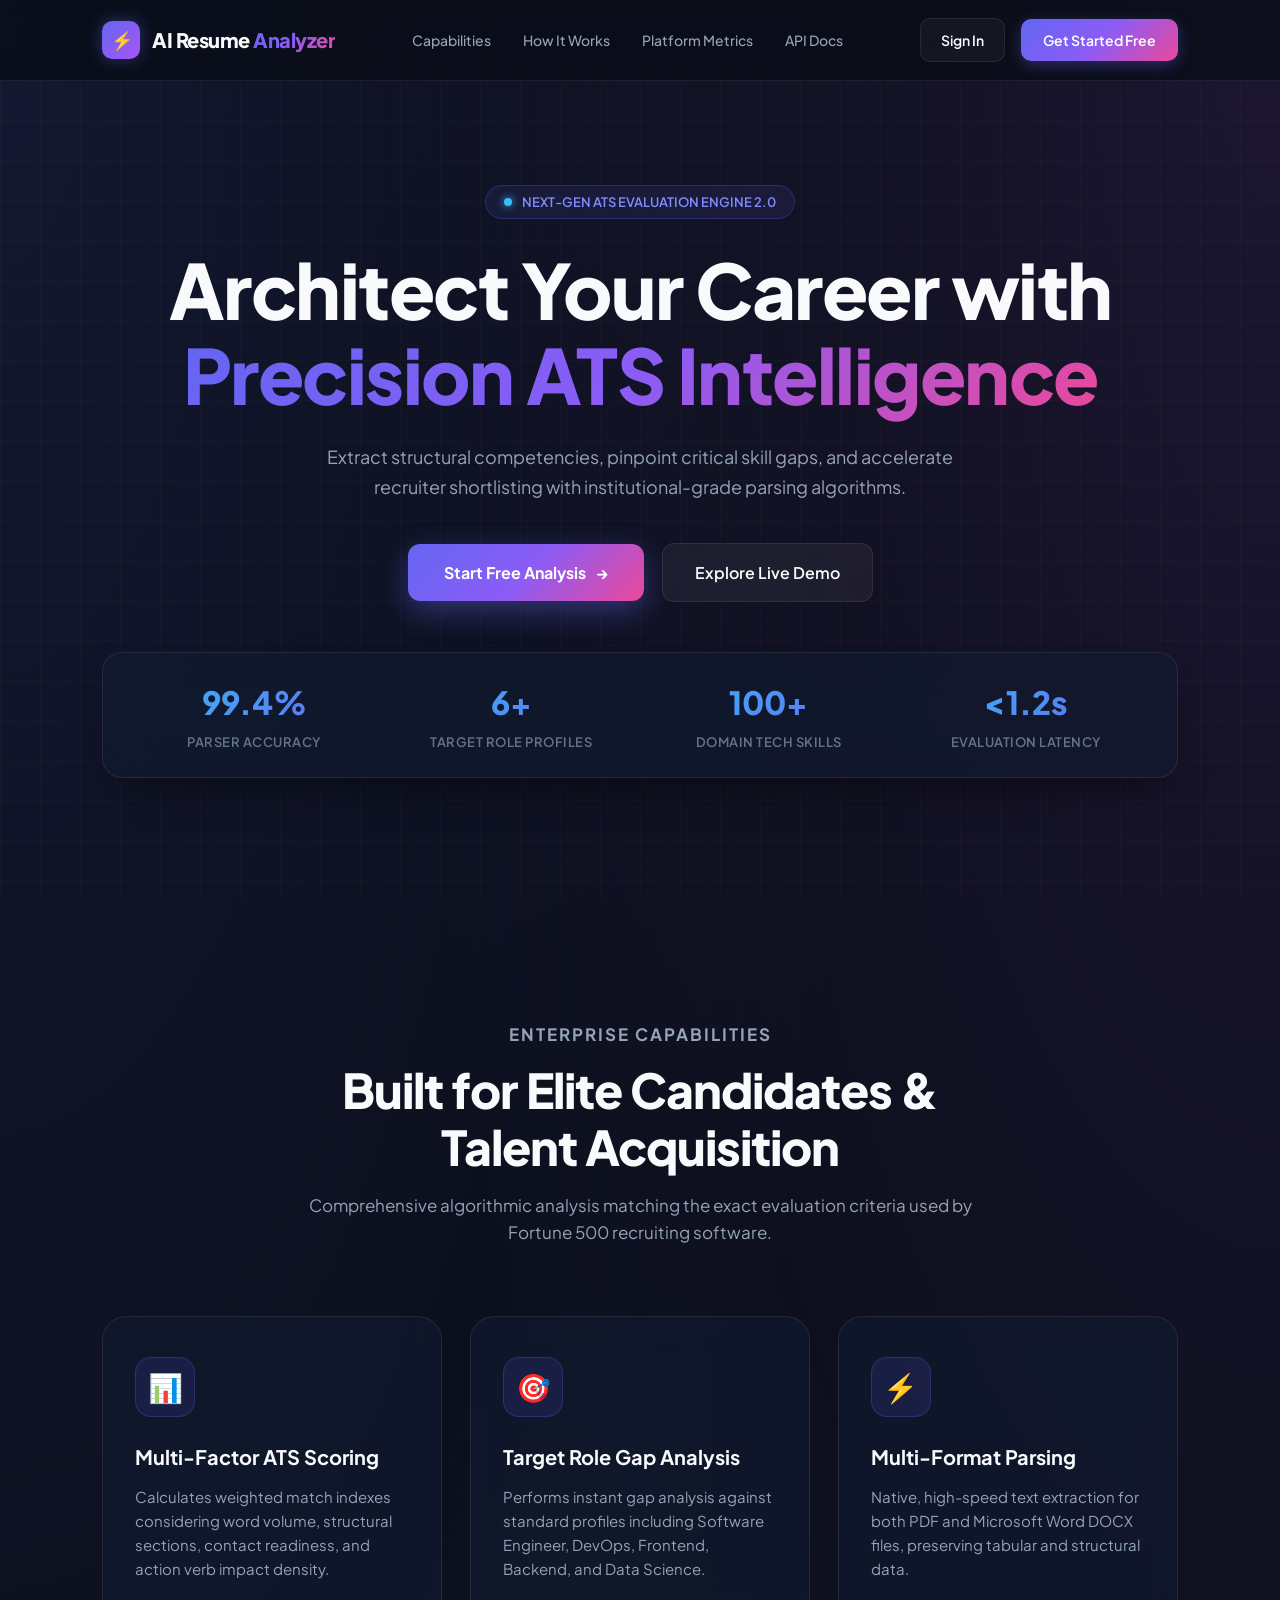
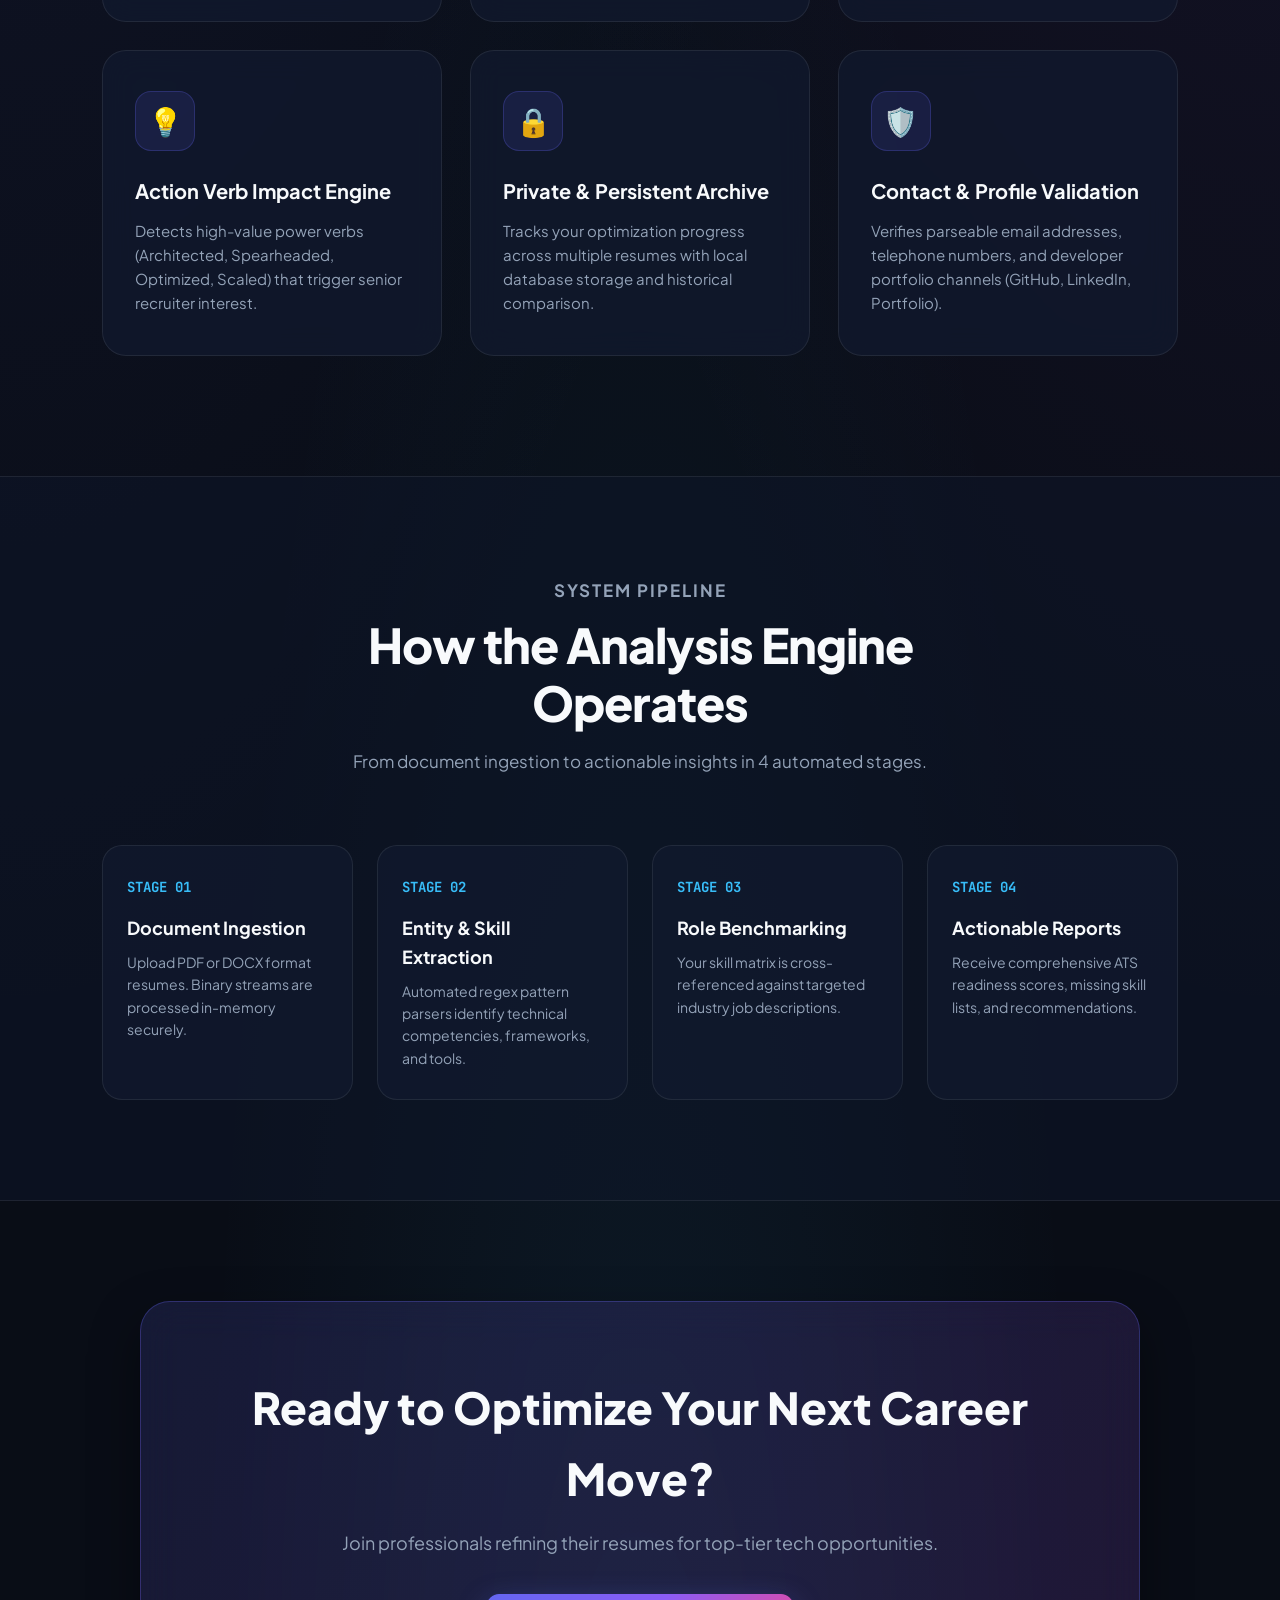
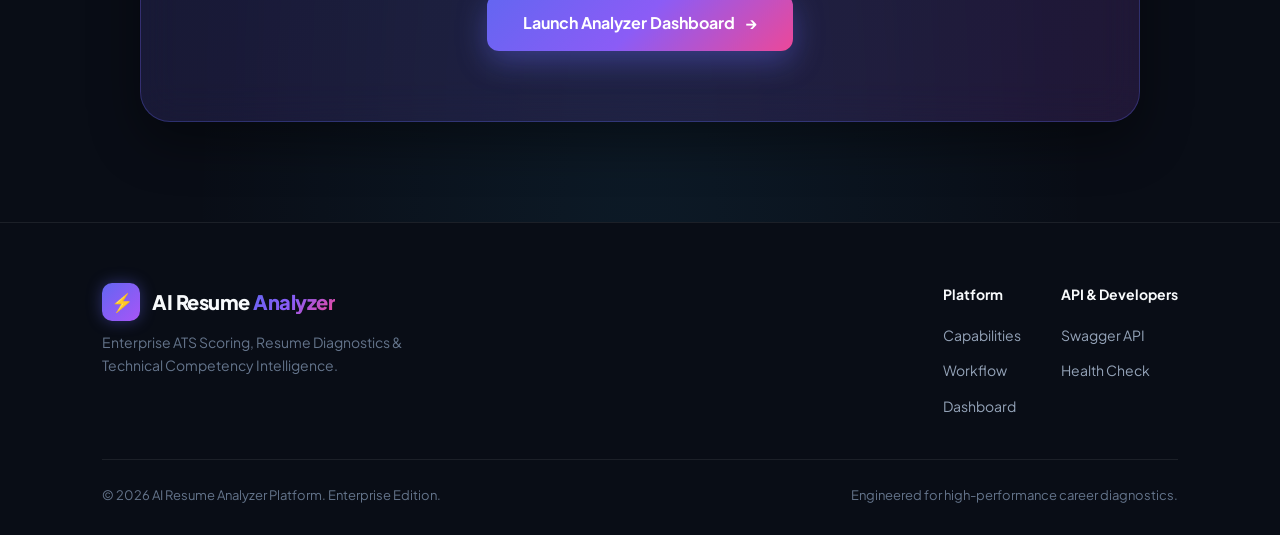
<file: index.html>
<!DOCTYPE html>
<html lang="en">
<head>
    <meta charset="UTF-8">
    <meta name="viewport" content="width=device-width, initial-scale=1.0">
    <meta name="description" content="AI Resume Analyzer - Next-generation enterprise ATS scoring, keyword extraction, and career gap intelligence platform.">
    <title>AI Resume Analyzer | Enterprise ATS Intelligence Platform</title>
    <link rel="stylesheet" href="style.css">
</head>
<body>

    <!-- Enterprise Navbar -->
    <header class="navbar">
        <a href="index.html" class="logo">
            <div class="logo-badge">⚡</div>
            <span>AI Resume <span class="brand-ai">Analyzer</span></span>
        </a>

        <nav class="nav-links">
            <a href="#features">Capabilities</a>
            <a href="#workflow">How It Works</a>
            <a href="#metrics">Platform Metrics</a>
            <a href="http://127.0.0.1:8000/docs" target="_blank">API Docs</a>
        </nav>

        <div class="nav-actions">
            <a href="login.html" class="nav-btn-secondary">Sign In</a>
            <a href="login.html" class="nav-btn-primary">Get Started Free</a>
        </div>
    </header>

    <!-- Hero Section -->
    <section class="hero">
        <div class="hero-pill">
            <span class="hero-pill-dot"></span>
            <span>NEXT-GEN ATS EVALUATION ENGINE 2.0</span>
        </div>

        <h1>
            Architect Your Career with <br>
            <span class="gradient-text">Precision ATS Intelligence</span>
        </h1>

        <p class="hero-description">
            Extract structural competencies, pinpoint critical skill gaps, and accelerate recruiter shortlisting with institutional-grade parsing algorithms.
        </p>

        <div class="hero-cta-group">
            <a href="login.html" class="btn-hero-primary">
                <span>Start Free Analysis</span>
                <span>→</span>
            </a>
            <a href="login.html" class="btn-hero-secondary">
                <span>Explore Live Demo</span>
            </a>
        </div>

        <!-- Metric Highlights Banner -->
        <div class="metrics-banner" id="metrics">
            <div class="metric-item">
                <div class="metric-number">99.4%</div>
                <div class="metric-label">Parser Accuracy</div>
            </div>
            <div class="metric-item">
                <div class="metric-number">6+</div>
                <div class="metric-label">Target Role Profiles</div>
            </div>
            <div class="metric-item">
                <div class="metric-number">100+</div>
                <div class="metric-label">Domain Tech Skills</div>
            </div>
            <div class="metric-item">
                <div class="metric-number">&lt;1.2s</div>
                <div class="metric-label">Evaluation Latency</div>
            </div>
        </div>
    </section>

    <!-- Features Section -->
    <section class="features" id="features">
        <div class="section-header">
            <p class="section-tag">Enterprise Capabilities</p>
            <h2>Built for Elite Candidates & Talent Acquisition</h2>
            <p>Comprehensive algorithmic analysis matching the exact evaluation criteria used by Fortune 500 recruiting software.</p>
        </div>

        <div class="feature-grid">
            <div class="feature-card">
                <div class="feature-icon-box">📊</div>
                <h3>Multi-Factor ATS Scoring</h3>
                <p>Calculates weighted match indexes considering word volume, structural sections, contact readiness, and action verb impact density.</p>
            </div>

            <div class="feature-card">
                <div class="feature-icon-box">🎯</div>
                <h3>Target Role Gap Analysis</h3>
                <p>Performs instant gap analysis against standard profiles including Software Engineer, DevOps, Frontend, Backend, and Data Science.</p>
            </div>

            <div class="feature-card">
                <div class="feature-icon-box">⚡</div>
                <h3>Multi-Format Parsing</h3>
                <p>Native, high-speed text extraction for both PDF and Microsoft Word DOCX files, preserving tabular and structural data.</p>
            </div>

            <div class="feature-card">
                <div class="feature-icon-box">💡</div>
                <h3>Action Verb Impact Engine</h3>
                <p>Detects high-value power verbs (Architected, Spearheaded, Optimized, Scaled) that trigger senior recruiter interest.</p>
            </div>

            <div class="feature-card">
                <div class="feature-icon-box">🔒</div>
                <h3>Private & Persistent Archive</h3>
                <p>Tracks your optimization progress across multiple resumes with local database storage and historical comparison.</p>
            </div>

            <div class="feature-card">
                <div class="feature-icon-box">🛡️</div>
                <h3>Contact & Profile Validation</h3>
                <p>Verifies parseable email addresses, telephone numbers, and developer portfolio channels (GitHub, LinkedIn, Portfolio).</p>
            </div>
        </div>
    </section>

    <!-- Workflow Section -->
    <section class="how-it-works" id="workflow">
        <div class="section-header">
            <p class="section-tag">System Pipeline</p>
            <h2>How the Analysis Engine Operates</h2>
            <p>From document ingestion to actionable insights in 4 automated stages.</p>
        </div>

        <div class="steps-container">
            <div class="step-card">
                <div class="step-number">STAGE 01</div>
                <h4>Document Ingestion</h4>
                <p>Upload PDF or DOCX format resumes. Binary streams are processed in-memory securely.</p>
            </div>

            <div class="step-card">
                <div class="step-number">STAGE 02</div>
                <h4>Entity & Skill Extraction</h4>
                <p>Automated regex pattern parsers identify technical competencies, frameworks, and tools.</p>
            </div>

            <div class="step-card">
                <div class="step-number">STAGE 03</div>
                <h4>Role Benchmarking</h4>
                <p>Your skill matrix is cross-referenced against targeted industry job descriptions.</p>
            </div>

            <div class="step-card">
                <div class="step-number">STAGE 04</div>
                <h4>Actionable Reports</h4>
                <p>Receive comprehensive ATS readiness scores, missing skill lists, and recommendations.</p>
            </div>
        </div>
    </section>

    <!-- Call to Action Banner -->
    <section class="cta-section">
        <div class="cta-box">
            <h2>Ready to Optimize Your Next Career Move?</h2>
            <p>Join professionals refining their resumes for top-tier tech opportunities.</p>
            <a href="login.html" class="btn-hero-primary" style="margin: 0 auto;">
                <span>Launch Analyzer Dashboard</span>
                <span>→</span>
            </a>
        </div>
    </section>

    <!-- Footer -->
    <footer>
        <div class="footer-top">
            <div class="footer-brand">
                <div class="logo">
                    <div class="logo-badge">⚡</div>
                    <span>AI Resume <span class="brand-ai">Analyzer</span></span>
                </div>
                <p>Enterprise ATS Scoring, Resume Diagnostics & Technical Competency Intelligence.</p>
            </div>

            <div class="footer-links">
                <div class="footer-col">
                    <h5>Platform</h5>
                    <ul>
                        <li><a href="index.html#features">Capabilities</a></li>
                        <li><a href="index.html#workflow">Workflow</a></li>
                        <li><a href="dashboard.html">Dashboard</a></li>
                    </ul>
                </div>
                <div class="footer-col">
                    <h5>API & Developers</h5>
                    <ul>
                        <li><a href="http://127.0.0.1:8000/docs" target="_blank">Swagger API</a></li>
                        <li><a href="http://127.0.0.1:8000/api/health" target="_blank">Health Check</a></li>
                    </ul>
                </div>
            </div>
        </div>

        <div class="footer-bottom">
            <p>© 2026 AI Resume Analyzer Platform. Enterprise Edition.</p>
            <p>Engineered for high-performance career diagnostics.</p>
        </div>
    </footer>

</body>
</html>
</file>
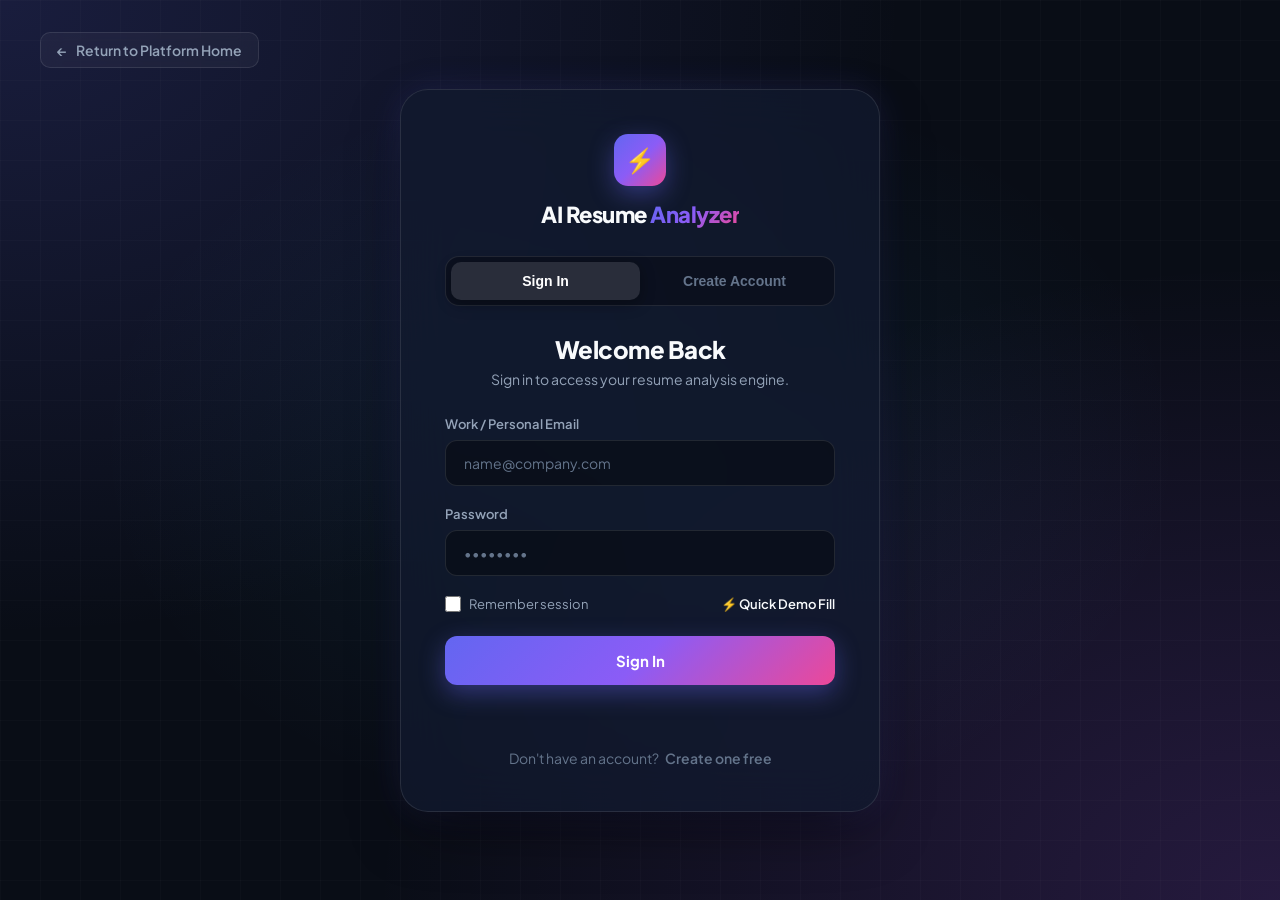
<file: dashboard.html>
<!DOCTYPE html>
<html lang="en">

<head>
    <meta charset="UTF-8">
    <meta name="viewport" content="width=device-width, initial-scale=1.0">
    <title>Enterprise Dashboard | AI Resume Analyzer</title>
    <link rel="stylesheet" href="dashboard.css">
</head>

<body>

    <div class="dashboard-container">

        <!-- Sidebar -->
        <aside class="sidebar">

            <div class="sidebar-logo">
                <div class="logo-badge">⚡</div>
                <div class="logo-text">AI Resume<br><span>Analyzer</span></div>
            </div>

            <nav class="sidebar-nav">

                <a href="#analyzer-view" id="navDashboard" class="nav-item active">
                    <span class="nav-icon">▦</span>
                    <span>ATS Analyzer</span>
                </a>

                <a href="#jobs-view" id="navJobs" class="nav-item">
                    <span class="nav-icon">💼</span>
                    <span>Job Recommendations</span>
                </a>

                <a href="#roadmap-view" id="navRoadmap" class="nav-item">
                    <span class="nav-icon">🗺️</span>
                    <span>Career Roadmap</span>
                </a>

                <a href="#mock-view" id="navMock" class="nav-item">
                    <span class="nav-icon">🤖</span>
                    <span>Mock Interview Agent</span>
                </a>

                <a href="#aptitude-view" id="navAptitude" class="nav-item">
                    <span class="nav-icon">🎯</span>
                    <span>Aptitude & Core Test</span>
                </a>

                <a href="#tips-view" id="navTips" class="nav-item">
                    <span class="nav-icon">💡</span>
                    <span>Resume Blueprint Tips</span>
                </a>

                <a href="#etiquette-view" id="navEtiquette" class="nav-item">
                    <span class="nav-icon">👔</span>
                    <span>Interview & Dressing Guide</span>
                </a>

                <a href="#history-view" id="navHistory" class="nav-item">
                    <span class="nav-icon">🕘</span>
                    <span>History & Reports</span>
                </a>

                <a href="#profile-view" id="navProfile" class="nav-item">
                    <span class="nav-icon">👤</span>
                    <span>Profile & Portals</span>
                </a>

            </nav>

            <div class="sidebar-bottom">

                <button id="logoutButton" class="logout-button">
                    <span>↪</span>
                    <span>Sign Out</span>
                </button>

            </div>

        </aside>

        <!-- Main Content -->
        <main class="main-content">

            <!-- Top Bar -->
            <header class="topbar">

                <div>
                    <p class="page-label">Enterprise Career Platform</p>
                    <h1 id="welcomeUserHeading">Welcome back, Admin 👋</h1>
                </div>

                <div class="profile-area" id="topbarProfile">

                    <div class="profile-avatar" id="topAvatar">
                        A
                    </div>

                    <div class="profile-info">
                        <strong id="topUserName">Admin</strong>
                        <span id="topUserTitle">Senior Analyst</span>
                    </div>

                </div>

            </header>

            <!-- ================= VIEW 1: ANALYZER & DASHBOARD ================= -->
            <div id="analyzerView" class="view-section">

                <!-- Statistics -->
                <section class="stats-container">

                    <div class="stat-card">
                        <div class="stat-icon">📊</div>
                        <div>
                            <p>Latest ATS Score</p>
                            <h2 id="atsStat">--</h2>
                        </div>
                    </div>

                    <div class="stat-card">
                        <div class="stat-icon">💡</div>
                        <div>
                            <p>Skills Extracted</p>
                            <h2 id="skillsStat">--</h2>
                        </div>
                    </div>

                    <div class="stat-card">
                        <div class="stat-icon">📄</div>
                        <div>
                            <p>Total Evaluations</p>
                            <h2 id="resumeStat">0</h2>
                        </div>
                    </div>

                </section>

                <!-- Upload Section -->
                <section class="upload-section" id="upload-section">

                    <div class="section-title">
                        <div>
                            <p class="page-label">ALGORITHMIC DIAGNOSTICS</p>
                            <h2>Upload & Benchmark Resume</h2>
                        </div>
                    </div>

                    <div class="upload-card">

                        <div class="upload-icon-box">
                            📄
                        </div>

                        <h3>Submit Candidate Document</h3>

                        <p>
                            Upload your resume to perform instant ATS parsing, extract recognized domain frameworks, cross-reference role competencies, and generate optimization recommendations.
                        </p>

                        <!-- Target Role Selection -->
                        <div class="role-selector-container">
                            <label for="targetRoleSelect">Target Job Profile:</label>
                            <select id="targetRoleSelect" class="custom-select">
                                <option value="general">General Tech / Full Stack</option>
                                <option value="software_engineer">Software Engineer</option>
                                <option value="frontend_developer">Frontend Developer</option>
                                <option value="backend_developer">Backend Developer</option>
                                <option value="data_scientist">Data Scientist / AI Engineer</option>
                                <option value="devops_engineer">DevOps & Cloud Engineer</option>
                            </select>
                        </div>

                        <p class="supported-files">
                            Institutional formats supported: PDF, DOCX (Text-based)
                        </p>

                        <!-- Hidden file input -->
                        <input
                            type="file"
                            id="resumeFile"
                            accept=".pdf,.docx"
                            hidden
                        >

                        <button id="chooseFileButton" class="choose-button">
                            Select Resume Document
                        </button>

                        <p id="selectedFile">
                            No file selected
                        </p>

                        <button id="analyzeButton" class="analyze-button">
                            <span>Execute ATS Analysis</span>
                            <span>⚡</span>
                        </button>

                        <p id="uploadMessage"></p>

                    </div>

                </section>

                <!-- Results Section -->
                <section class="results-section" id="resultsSection" style="display: none;">

                    <div class="section-title" style="display: flex; justify-content: space-between; align-items: center; flex-wrap: wrap; gap: 16px;">
                        <div>
                            <p class="page-label">EVALUATION METRICS</p>
                            <h2 id="resultsHeading">Resume Insights & Score Breakdown</h2>
                        </div>
                        <button id="rebuild100Btn" class="primary-button" style="margin: 0; background: linear-gradient(135deg, #10b981 0%, #059669 100%); box-shadow: 0 8px 25px rgba(16, 185, 129, 0.4);">
                            <span>⚡ Rebuild to 100% ATS Ready</span>
                        </button>
                    </div>

                    <!-- 100% ATS Transformation Banner (shown after rebuild) -->
                    <div id="rebuildSuccessBanner" style="display: none; margin-bottom: 24px; padding: 24px 30px; border-radius: 20px; background: linear-gradient(135deg, rgba(16, 185, 129, 0.18) 0%, rgba(6, 95, 70, 0.25) 100%); border: 1px solid rgba(16, 185, 129, 0.45); animation: fadeIn 0.4s ease;">
                        <div style="display: flex; justify-content: space-between; align-items: center; flex-wrap: wrap; gap: 16px;">
                            <div>
                                <span class="badge" style="background: rgba(16, 185, 129, 0.3); color: #86efac; font-weight: 800; padding: 6px 14px; border-radius: 20px;">🏆 100% PERFECT ATS SCORE</span>
                                <h3 style="font-size: 22px; font-weight: 800; margin: 8px 0 4px; color: #ffffff;">Resume Rebuilt & Interview Ready!</h3>
                                <p style="color: #a7f3d0; font-size: 14px;">All required domain keywords, high-impact XYZ action metrics, and structural sections injected successfully.</p>
                            </div>
                            <div style="display: flex; gap: 12px; flex-wrap: wrap;">
                                <button id="downloadPdfBtn" class="primary-button" style="margin: 0; padding: 12px 20px; background: linear-gradient(135deg, #ef4444 0%, #b91c1c 100%); box-shadow: 0 6px 20px rgba(239, 68, 68, 0.4);">
                                    <span>📥 Download 100% ATS PDF</span>
                                </button>
                                <button id="downloadDocxBtn" class="primary-button" style="margin: 0; padding: 12px 20px; background: linear-gradient(135deg, #2563eb 0%, #1d4ed8 100%); box-shadow: 0 6px 20px rgba(37, 99, 235, 0.4);">
                                    <span>📄 Download 100% ATS Word (.docx)</span>
                                </button>
                                <button id="autoApplyAllBtn" class="primary-button" style="margin: 0; padding: 12px 22px;">
                                    <span>🚀 1-Click Auto-Apply</span>
                                </button>
                                <button id="startInterviewPrepBtn" class="choose-button" style="margin: 0; padding: 12px 18px; background: rgba(255, 255, 255, 0.15);">
                                    <span>🎤 Practice Mock Interview</span>
                                </button>
                            </div>
                        </div>
                    </div>

                    <div class="results-grid">

                        <!-- ATS Score -->
                        <div class="result-card score-card">

                            <h3>ATS Compatibility Index</h3>

                            <div class="score-circle">
                                <span id="atsScore">--</span>
                            </div>

                            <p id="scoreMessage">
                                Upload a resume to see your score.
                            </p>

                            <button id="scoreCardRebuildBtn" class="primary-button" style="margin: 12px 0; width: 100%; background: linear-gradient(135deg, #10b981 0%, #059669 100%); box-shadow: 0 8px 25px rgba(16, 185, 129, 0.4); font-size: 14px; padding: 12px;">
                                <span>⚡ Rebuild to 100% ATS Ready</span>
                            </button>

                            <div class="contact-badges" id="contactBadges">
                                <span class="badge" id="badgeEmail">📧 Email: --</span>
                                <span class="badge" id="badgePhone">📱 Phone: --</span>
                                <span class="badge" id="badgeLinks">🔗 Portfolio: --</span>
                            </div>

                        </div>

                        <!-- Skills Detected -->
                        <div class="result-card">

                            <h3>Technical Skills Identified</h3>

                            <div id="skillsList" class="skills-list">
                                <span class="empty-result">No skills detected yet.</span>
                            </div>

                            <div class="skills-missing-box">
                                <h4>Target Profile Gap Analysis (Missing Skills)</h4>
                                <div id="missingSkillsList" class="skills-list missing-list">
                                    <span class="empty-result">None identified.</span>
                                </div>
                            </div>

                        </div>

                        <!-- Suggestions -->
                        <div class="result-card suggestions-card">

                            <h3>Algorithmic Recommendations & Actionable Tweaks</h3>

                            <ul id="suggestionsList">
                                <li>Upload a resume to receive personalized recommendations.</li>
                            </ul>

                        </div>

                    </div>

                    <!-- Extracted / Rebuilt Text -->
                    <div class="result-card extracted-card">

                        <div style="display: flex; justify-content: space-between; align-items: center; margin-bottom: 12px; flex-wrap: wrap; gap: 8px;">
                            <h3 id="extractedCardTitle" style="margin: 0;">Normalized Parsed Text (ATS Ingestion Stream)</h3>
                            <div style="display: flex; gap: 8px; flex-wrap: wrap;">
                                <button id="quickDownloadPdfBtn" class="btn-sm" style="background: rgba(239, 68, 68, 0.2); color: #fca5a5; border-color: rgba(239, 68, 68, 0.4);">📥 PDF</button>
                                <button id="quickDownloadDocxBtn" class="btn-sm" style="background: rgba(59, 130, 246, 0.2); color: #93c5fd; border-color: rgba(59, 130, 246, 0.4);">📄 DOCX</button>
                                <button id="copyResumeTextBtn" class="btn-sm" style="background: rgba(99, 102, 241, 0.2); color: #c4b5fd; border-color: rgba(99, 102, 241, 0.4);">📋 Copy Text</button>
                            </div>
                        </div>

                        <div id="extractedText" class="extracted-text">
                            Resume text will appear here after analysis.
                        </div>

                    </div>

                </section>


            </div>

            <!-- ================= VIEW: JOB RECOMMENDATIONS ================= -->
            <div id="jobsView" class="view-section" style="display: none;">
                <div class="section-title">
                    <div>
                        <p class="page-label">CAREER OPPORTUNITIES</p>
                        <h2>Recommended Job Postings Across Major Platforms</h2>
                    </div>
                </div>

                <div class="role-selector-container" style="justify-content: flex-start; margin-bottom: 24px;">
                    <label for="jobRoleFilter">Filter Opportunity Domain:</label>
                    <select id="jobRoleFilter" class="custom-select">
                        <option value="software_engineer">Software Engineer</option>
                        <option value="frontend_developer">Frontend Developer</option>
                        <option value="backend_developer">Backend Developer</option>
                        <option value="data_scientist">Data Scientist / AI Engineer</option>
                        <option value="devops_engineer">DevOps & Cloud Engineer</option>
                        <option value="general">General / Multi-domain</option>
                    </select>
                </div>

                <div id="jobsContainer" class="feature-grid" style="grid-template-columns: repeat(2, 1fr);">
                    <!-- Dynamically populated via script.js -->
                </div>
            </div>

            <!-- ================= VIEW: CAREER ROADMAP ================= -->
            <div id="roadmapView" class="view-section" style="display: none;">
                <div class="section-title">
                    <div>
                        <p class="page-label">GROWTH & MASTERY</p>
                        <h2>Structured Career Roadmap & Learning Resources</h2>
                    </div>
                </div>

                <div class="role-selector-container" style="justify-content: flex-start; margin-bottom: 24px;">
                    <label for="roadmapRoleFilter">Select Career Track:</label>
                    <select id="roadmapRoleFilter" class="custom-select">
                        <option value="software_engineer">Software Engineer Track</option>
                        <option value="frontend_developer">Frontend Engineering Track</option>
                        <option value="backend_developer">Backend Engineering Track</option>
                        <option value="data_scientist">Data Science & AI Track</option>
                        <option value="devops_engineer">DevOps & Cloud Track</option>
                    </select>
                </div>

                <div id="roadmapContainer">
                    <!-- Dynamically populated via script.js -->
                </div>
            </div>

            <!-- ================= VIEW: MOCK INTERVIEW AGENT ================= -->
            <div id="mockView" class="view-section" style="display: none;">
                <div class="section-title">
                    <div>
                        <p class="page-label">INTERACTIVE PREPARATION</p>
                        <h2>AI Mock Interview Agent & Evaluation</h2>
                    </div>
                </div>

                <div class="result-card" style="margin-bottom: 24px;">
                    <div style="display: flex; justify-content: space-between; align-items: center; flex-wrap: wrap; gap: 16px; margin-bottom: 20px;">
                        <div class="role-selector-container" style="justify-content: flex-start; margin: 0;">
                            <label for="mockRoleSelect">Target Domain:</label>
                            <select id="mockRoleSelect" class="custom-select">
                                <option value="software_engineer">Software Engineering</option>
                                <option value="frontend_developer">Frontend Development</option>
                                <option value="backend_developer">Backend Systems</option>
                                <option value="data_scientist">Data Science & ML</option>
                                <option value="devops_engineer">DevOps & Cloud</option>
                            </select>
                        </div>
                        <div style="display: flex; gap: 10px; align-items: center;">
                            <button id="voiceInterviewerToggle" class="choose-button" style="margin: 0; padding: 10px 18px; background: rgba(99, 102, 241, 0.2); border-color: rgba(99, 102, 241, 0.4);">
                                <span>🔊 Read Question Aloud</span>
                            </button>
                        </div>
                    </div>

                    <div id="mockQuestionCard">
                        <div style="display: flex; justify-content: space-between; align-items: center;">
                            <span class="badge" id="mockCategoryBadge" style="background: rgba(99, 102, 241, 0.2); color: var(--primary-light); padding: 5px 12px; border-radius: 20px; font-weight: 700;">Question 1</span>
                            <span id="voiceAgentStatus" style="font-size: 13px; color: #a7f3d0; display: none;">🎙️ Voice Agent Listening...</span>
                        </div>

                        <h3 id="mockQuestionText" style="margin: 16px 0 12px; font-size: 18px; line-height: 1.5; color: #ffffff;">Loading question...</h3>
                        
                        <div style="position: relative; margin-bottom: 16px;">
                            <textarea id="mockAnswerInput" rows="5" placeholder="Speak via microphone or type your structured answer here (explain core architecture, tradeoffs, and key concepts)..." style="width: 100%; padding: 16px; border-radius: 12px; background: rgba(9, 13, 22, 0.85); border: 1px solid var(--border-color); color: #fff; font-family: var(--font-primary); font-size: 14px; outline: none;"></textarea>
                            <button id="micRecordBtn" title="Speak Answer" style="position: absolute; right: 12px; bottom: 16px; background: rgba(239, 68, 68, 0.2); border: 1px solid rgba(239, 68, 68, 0.5); color: #fca5a5; padding: 8px 14px; border-radius: 8px; cursor: pointer; display: flex; align-items: center; gap: 6px; font-weight: 600;">
                                <span id="micIcon">🎙️</span>
                                <span id="micLabel">Speak Answer</span>
                            </button>
                        </div>
                        
                        <div style="display: flex; gap: 12px; align-items: center; flex-wrap: wrap;">
                            <button id="submitMockAnswerBtn" class="primary-button" style="margin: 0; padding: 12px 28px;">
                                <span>Evaluate with AI Agent</span>
                                <span>🤖</span>
                            </button>
                            <button id="nextMockQuestionBtn" class="choose-button" style="margin: 0; padding: 12px 24px;">Next Question →</button>
                        </div>

                        <div id="mockEvaluationResult" style="display: none; margin-top: 24px; padding: 20px; border-radius: 14px; background: rgba(255, 255, 255, 0.04); border: 1px solid var(--border-color);">
                            <!-- Evaluated feedback shown here -->
                        </div>
                    </div>
                </div>
            </div>

            <!-- ================= VIEW: APTITUDE TEST ================= -->
            <div id="aptitudeView" class="view-section" style="display: none;">
                <div class="section-title">
                    <div>
                        <p class="page-label">SKILL ASSESSMENT</p>
                        <h2>Aptitude, Core CS & Problem Solving Assessment</h2>
                    </div>
                </div>

                <div class="role-selector-container" style="justify-content: flex-start; margin-bottom: 24px;">
                    <label for="aptitudeRoleFilter">Assessment Profile Track:</label>
                    <select id="aptitudeRoleFilter" class="custom-select">
                        <option value="software_engineer">Software Engineering & Data Structures</option>
                        <option value="frontend_developer">Frontend, DOM & Web Performance</option>
                        <option value="backend_developer">Backend Systems, DB & Networking</option>
                        <option value="data_scientist">Data Science, Math, Probability & ML</option>
                        <option value="devops_engineer">DevOps, Cloud, Linux & Infrastructure</option>
                    </select>
                </div>

                <div id="aptitudeContainer">
                    <!-- Dynamically populated via script.js -->
                </div>
            </div>

            <!-- ================= VIEW: RESUME TIPS ================= -->
            <div id="tipsView" class="view-section" style="display: none;">
                <div class="section-title">
                    <div>
                        <p class="page-label">BEST PRACTICES</p>
                        <h2>Elite Resume Blueprints & ATS Optimization Guidelines</h2>
                    </div>
                </div>

                <div id="tipsContainer" class="feature-grid" style="grid-template-columns: repeat(2, 1fr);">
                    <!-- Dynamically populated via script.js -->
                </div>
            </div>


            <!-- ================= VIEW: INTERVIEW & DRESSING ETIQUETTE ================= -->
            <div id="etiquetteView" class="view-section" style="display: none;">
                <div class="section-title">
                    <div>
                        <p class="page-label">EXECUTIVE BEHAVIORAL & ATTIRE PROTOCOLS</p>
                        <h2>Executive Interview Etiquette & Dressing Guide</h2>
                    </div>
                </div>

                <div class="feature-grid" style="grid-template-columns: repeat(auto-fit, minmax(320px, 1fr)); gap: 24px; margin-bottom: 24px;">
                    <!-- Dressing Guide -->
                    <div class="result-card">
                        <div style="display: flex; align-items: center; gap: 12px; margin-bottom: 16px;">
                            <span style="font-size: 28px;">👔</span>
                            <div>
                                <h3 style="margin: 0; color: #ffffff;">Professional Dressing Standard</h3>
                                <p style="margin: 0; font-size: 13px; color: var(--text-muted);">MNC & Tech Tier-1 Norms</p>
                            </div>
                        </div>
                        <ul style="color: #cbd5e1; font-size: 14px; line-height: 1.7; padding-left: 20px; margin-bottom: 16px;">
                            <li><strong style="color:#86efac;">Virtual Camera Presence:</strong> Wear solid colors (navy, charcoal, pastel blue, crisp white). Avoid thin stripes or houndstooth that cause moiré camera flicker.</li>
                            <li><strong style="color:#86efac;">Formal / Smart Casual:</strong> Tailored collared shirts, blazers, or business blouses. Ensure clean grooming and well-fitted attire.</li>
                            <li><strong style="color:#86efac;">Lighting & Posture:</strong> Position primary lighting source in front of you. Keep camera at eye level with 30% headspace.</li>
                        </ul>
                        <div style="display: flex; flex-wrap: wrap; gap: 8px;">
                            <a href="https://www.indeed.com/career-advice/interviewing/how-to-dress-for-a-job-interview" target="_blank" class="nav-btn-secondary" style="font-size: 12px; padding: 6px 12px; display: inline-flex; align-items: center; gap: 6px;">
                                <span>🌐 Indeed Attire Guide</span>
                                <span>↗</span>
                            </a>
                            <a href="https://hbr.org/2022/01/what-to-wear-to-an-interview" target="_blank" class="nav-btn-secondary" style="font-size: 12px; padding: 6px 12px; display: inline-flex; align-items: center; gap: 6px;">
                                <span>🌐 Harvard Business Review</span>
                                <span>↗</span>
                            </a>
                        </div>
                    </div>

                    <!-- Body Language & Voice -->
                    <div class="result-card">
                        <div style="display: flex; align-items: center; gap: 12px; margin-bottom: 16px;">
                            <span style="font-size: 28px;">🗣️</span>
                            <div>
                                <h3 style="margin: 0; color: #ffffff;">Voice Tone & Non-Verbal Cues</h3>
                                <p style="margin: 0; font-size: 13px; color: var(--text-muted);">Confidence & Articulation</p>
                            </div>
                        </div>
                        <ul style="color: #cbd5e1; font-size: 14px; line-height: 1.7; padding-left: 20px; margin-bottom: 16px;">
                            <li><strong style="color:#86efac;">Direct Camera Eye-Contact:</strong> Look directly at your camera lens when speaking, not just the screen, to project genuine confidence.</li>
                            <li><strong style="color:#86efac;">The 2-Second Pause Rule:</strong> Take a 2-second thoughtful breath before answering complex questions rather than rushing or using filler sounds ("um", "like").</li>
                            <li><strong style="color:#86efac;">Pacing & Modulation:</strong> Speak at ~140 words per minute. Enunciate technical keywords clearly and concisely.</li>
                        </ul>
                        <div style="display: flex; flex-wrap: wrap; gap: 8px;">
                            <a href="https://www.coursera.org/articles/how-to-prepare-for-an-interview" target="_blank" class="nav-btn-secondary" style="font-size: 12px; padding: 6px 12px; display: inline-flex; align-items: center; gap: 6px;">
                                <span>🌐 Coursera Voice & Posture</span>
                                <span>↗</span>
                            </a>
                            <a href="https://www.toastmasters.org/resources/public-speaking-tips" target="_blank" class="nav-btn-secondary" style="font-size: 12px; padding: 6px 12px; display: inline-flex; align-items: center; gap: 6px;">
                                <span>🌐 Toastmasters Speech Tips</span>
                                <span>↗</span>
                            </a>
                        </div>
                    </div>

                    <!-- STAR Methodology -->
                    <div class="result-card">
                        <div style="display: flex; align-items: center; gap: 12px; margin-bottom: 16px;">
                            <span style="font-size: 28px;">🎯</span>
                            <div>
                                <h3 style="margin: 0; color: #ffffff;">The STAR Storytelling Model</h3>
                                <p style="margin: 0; font-size: 13px; color: var(--text-muted);">Behavioral & Architecture Scenarios</p>
                            </div>
                        </div>
                        <ul style="color: #cbd5e1; font-size: 14px; line-height: 1.7; padding-left: 20px; margin-bottom: 16px;">
                            <li><strong style="color:#86efac;">Situation (15%):</strong> Briefly set the project context and high-stakes problem.</li>
                            <li><strong style="color:#86efac;">Task (15%):</strong> State the objective and technical constraint you needed to solve.</li>
                            <li><strong style="color:#86efac;">Action (50%):</strong> Highlight *your* specific engineering actions, tools, and algorithms.</li>
                            <li><strong style="color:#86efac;">Result (20%):</strong> Deliver quantifiable business metrics (e.g., "Reduced latency by 45%").</li>
                        </ul>
                        <div style="display: flex; flex-wrap: wrap; gap: 8px;">
                            <a href="https://www.themuse.com/advice/star-interview-method" target="_blank" class="nav-btn-secondary" style="font-size: 12px; padding: 6px 12px; display: inline-flex; align-items: center; gap: 6px;">
                                <span>🌐 The Muse STAR Framework</span>
                                <span>↗</span>
                            </a>
                            <a href="https://www.amazon.jobs/content/en/how-we-hire/interviewing-at-amazon" target="_blank" class="nav-btn-secondary" style="font-size: 12px; padding: 6px 12px; display: inline-flex; align-items: center; gap: 6px;">
                                <span>🌐 Amazon Leadership Principles</span>
                                <span>↗</span>
                            </a>
                        </div>
                    </div>
                </div>
            </div>

            <!-- ================= VIEW 2: RESUME HISTORY ================= -->
            <div id="historyView" class="view-section" style="display: none;">

                <div class="section-title">
                    <div>
                        <p class="page-label">EVALUATION REPOSITORY</p>
                        <h2>Archived Reports & Score History</h2>
                    </div>
                </div>

                <div class="history-table-container">
                    <table class="history-table">
                        <thead>
                            <tr>
                                <th>Timestamp</th>
                                <th>Document Filename</th>
                                <th>Target Role</th>
                                <th>ATS Score</th>
                                <th>Skills Detected</th>
                                <th>Actions</th>
                            </tr>
                        </thead>
                        <tbody id="historyTableBody">
                            <tr>
                                <td colspan="6" class="text-center">Loading evaluation history...</td>
                            </tr>
                        </tbody>
                    </table>
                </div>

            </div>

            <!-- ================= VIEW 3: PROFILE ================= -->
            <div id="profileView" class="view-section" style="display: none;">

                <div class="section-title">
                    <div>
                        <p class="page-label">ACCOUNT CONFIGURATION</p>
                        <h2>Professional Profile & Portal Integration</h2>
                    </div>
                </div>

                <div class="profile-card">
                    <div class="profile-header-large">
                        <div class="profile-avatar-large" id="profileLargeAvatar">A</div>
                        <div>
                            <h3 id="profileNameDisplay" style="font-size: 20px; font-weight: 800;">Admin</h3>
                            <p id="profileEmailDisplay" style="color: var(--text-muted); font-size: 14px;">admin@gmail.com</p>
                        </div>
                    </div>

                    <form id="profileForm" class="profile-form">
                        <div class="input-group">
                            <label for="profileNameInput">Full Legal Name</label>
                            <input type="text" id="profileNameInput" required>
                        </div>

                        <div class="input-group">
                            <label for="profileTitleInput">Professional Role / Title</label>
                            <input type="text" id="profileTitleInput" placeholder="e.g. Senior Backend Engineer">
                        </div>

                        <div class="input-group">
                            <label for="profileLinkedInInput">LinkedIn Profile URL (Auto-Apply Connected)</label>
                            <input type="url" id="profileLinkedInInput" placeholder="https://linkedin.com/in/yourname">
                        </div>

                        <div class="input-group">
                            <label for="profileGithubInput">GitHub Profile URL (Repository Assessment)</label>
                            <input type="url" id="profileGithubInput" placeholder="https://github.com/yourusername">
                        </div>

                        <div class="input-group">
                            <label>Registered Account Email (Immutable)</label>
                            <input type="email" id="profileEmailInput" disabled>
                        </div>

                        <button type="submit" class="primary-button" style="border:none; cursor:pointer;">
                            <span>Save Profile & Connected Portals</span>
                            <span>✓</span>
                        </button>
                        <p id="profileMessage"></p>
                    </form>
                </div>

            </div>

        </main>

    </div>

    <script src="script.js"></script>

</body>
</html>
</file>
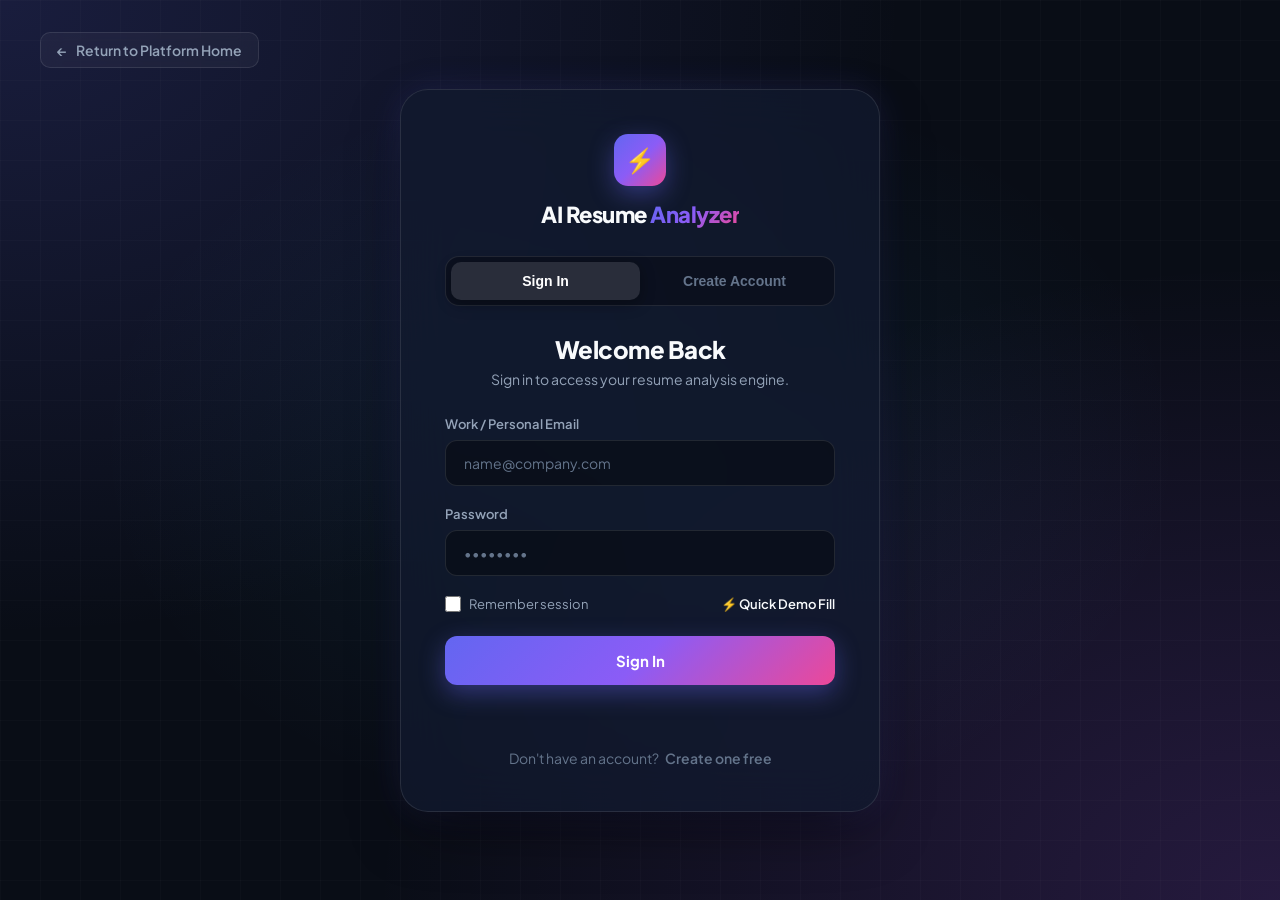
<file: login.html>
<!DOCTYPE html>
<html lang="en">
<head>
    <meta charset="UTF-8">
    <meta name="viewport" content="width=device-width, initial-scale=1.0">
    <title>Authentication Portal | AI Resume Analyzer</title>
    <link rel="stylesheet" href="login.css">
</head>
<body>

    <!-- Back to Home -->
    <a href="index.html" class="back-home">
        <span>←</span>
        <span>Return to Platform Home</span>
    </a>

    <div class="login-page">

        <!-- Enterprise Auth Card -->
        <div class="login-card">

            <div class="logo-header">
                <div class="logo-icon-badge">⚡</div>
                <div class="logo-title">AI Resume <span>Analyzer</span></div>
            </div>

            <!-- Tab Switcher -->
            <div class="auth-tabs">
                <button type="button" id="tabLogin" class="tab-btn active">Sign In</button>
                <button type="button" id="tabRegister" class="tab-btn">Create Account</button>
            </div>

            <h1 id="authTitle">Welcome Back</h1>
            <p class="subtitle" id="authSubtitle">
                Sign in to access your resume analysis engine.
            </p>

            <!-- Form -->
            <form id="authForm">

                <!-- Name field (shown on register) -->
                <div class="input-group" id="nameGroup" style="display: none;">
                    <label for="name">Full Name</label>
                    <input
                        type="text"
                        id="name"
                        placeholder="e.g. Alex Morgan"
                    >
                </div>

                <div class="input-group">
                    <label for="email">Work / Personal Email</label>
                    <input
                        type="email"
                        id="email"
                        placeholder="name@company.com"
                        required
                    >
                </div>

                <div class="input-group">
                    <label for="password">Password</label>
                    <input
                        type="password"
                        id="password"
                        placeholder="••••••••"
                        required
                    >
                </div>

                <!-- Professional Title (shown on register) -->
                <div class="input-group" id="titleGroup" style="display: none;">
                    <label for="title">Current Role / Professional Title</label>
                    <input
                        type="text"
                        id="title"
                        placeholder="e.g. Senior Software Engineer"
                    >
                </div>

                <!-- Remember & Forgot -->
                <div class="login-options" id="loginOptions">
                    <label class="remember">
                        <input type="checkbox" id="remember">
                        <span>Remember session</span>
                    </label>

                    <a href="#" id="forgotPassword" class="demo-link">
                        ⚡ Quick Demo Fill
                    </a>
                </div>

                <button type="submit" class="login-button" id="submitButton">
                    Sign In
                </button>

                <!-- Error / Success Message -->
                <p id="loginMessage"></p>

            </form>

            <!-- Toggle Mode -->
            <div class="signup" id="togglePrompt">
                Don't have an account?
                <a href="#" id="toggleLink">Create one free</a>
            </div>

        </div>

    </div>

    <script src="login.js"></script>

</body>
</html>
</file>
<file: style.css>
/* ==========================================================================
   ENTERPRISE DESIGN SYSTEM & CSS VARIABLES (MNC-GRADE SAAS PLATFORM)
   ========================================================================== */
@import url('https://fonts.googleapis.com/css2?family=Plus+Jakarta+Sans:wght@300;400;500;600;700;800&family=JetBrains+Mono:wght@400;500;600&display=swap');

:root {
    --font-primary: 'Plus Jakarta Sans', -apple-system, BlinkMacSystemFont, sans-serif;
    --font-mono: 'JetBrains Mono', monospace;

    /* Color Palette */
    --bg-primary: #090d16;
    --bg-secondary: #0f172a;
    --bg-card: rgba(18, 26, 47, 0.7);
    --bg-card-hover: rgba(28, 39, 68, 0.85);
    --border-color: rgba(255, 255, 255, 0.08);
    --border-glow: rgba(99, 102, 241, 0.35);

    /* Gradients */
    --gradient-primary: linear-gradient(135deg, #6366f1 0%, #8b5cf6 50%, #ec4899 100%);
    --gradient-accent: linear-gradient(135deg, #38bdf8 0%, #6366f1 100%);
    --gradient-glow: radial-gradient(circle at top center, rgba(99, 102, 241, 0.15), transparent 70%);

    /* Accent & Status */
    --primary: #6366f1;
    --primary-light: #818cf8;
    --secondary: #a855f7;
    --accent: #38bdf8;
    --success: #10b981;
    --warning: #f59e0b;
    --danger: #ef4444;

    /* Text */
    --text-main: #f8fafc;
    --text-muted: #94a3b8;
    --text-subtle: #64748b;

    /* Shadows & Transitions */
    --shadow-sm: 0 4px 6px -1px rgba(0, 0, 0, 0.2);
    --shadow-lg: 0 20px 40px -15px rgba(0, 0, 0, 0.5);
    --shadow-glow: 0 0 35px rgba(99, 102, 241, 0.25);
    --transition: all 0.25s cubic-bezier(0.4, 0, 0.2, 1);
}

* {
    margin: 0;
    padding: 0;
    box-sizing: border-box;
}

html {
    scroll-behavior: smooth;
    font-size: 16px;
}

body {
    font-family: var(--font-primary);
    background-color: var(--bg-primary);
    color: var(--text-main);
    line-height: 1.6;
    overflow-x: hidden;
    position: relative;
    background-image: 
        radial-gradient(at 0% 0%, rgba(99, 102, 241, 0.12) 0px, transparent 50%),
        radial-gradient(at 100% 0%, rgba(168, 85, 247, 0.12) 0px, transparent 50%),
        radial-gradient(at 50% 100%, rgba(56, 189, 248, 0.08) 0px, transparent 50%);
}

/* Background grid overlay */
body::before {
    content: '';
    position: fixed;
    top: 0;
    left: 0;
    width: 100%;
    height: 100%;
    background-image: 
        linear-gradient(to right, rgba(255, 255, 255, 0.02) 1px, transparent 1px),
        linear-gradient(to bottom, rgba(255, 255, 255, 0.02) 1px, transparent 1px);
    background-size: 40px 40px;
    pointer-events: none;
    z-index: 0;
}

/* ==========================================================================
   NAVIGATION (ENTERPRISE NAVBAR)
   ========================================================================== */
.navbar {
    position: sticky;
    top: 0;
    z-index: 1000;
    display: flex;
    justify-content: space-between;
    align-items: center;
    padding: 18px 8%;
    background: rgba(9, 13, 22, 0.75);
    backdrop-filter: blur(20px);
    -webkit-backdrop-filter: blur(20px);
    border-bottom: 1px solid var(--border-color);
    transition: var(--transition);
}

.logo {
    display: flex;
    align-items: center;
    gap: 12px;
    font-size: 20px;
    font-weight: 800;
    letter-spacing: -0.5px;
    color: var(--text-main);
    text-decoration: none;
}

.logo-badge {
    background: linear-gradient(135deg, var(--primary), var(--secondary));
    width: 38px;
    height: 38px;
    border-radius: 10px;
    display: flex;
    align-items: center;
    justify-content: center;
    font-size: 18px;
    box-shadow: 0 0 15px rgba(99, 102, 241, 0.4);
}

.logo span.brand-ai {
    background: var(--gradient-primary);
    -webkit-background-clip: text;
    -webkit-text-fill-color: transparent;
}

.nav-links {
    display: flex;
    align-items: center;
    gap: 32px;
}

.nav-links a {
    color: var(--text-muted);
    text-decoration: none;
    font-size: 14px;
    font-weight: 500;
    transition: var(--transition);
    position: relative;
}

.nav-links a:hover {
    color: var(--text-main);
}

.nav-links a::after {
    content: '';
    position: absolute;
    bottom: -6px;
    left: 0;
    width: 0;
    height: 2px;
    background: var(--gradient-accent);
    transition: var(--transition);
}

.nav-links a:hover::after {
    width: 100%;
}

.nav-actions {
    display: flex;
    align-items: center;
    gap: 16px;
}

.nav-btn-secondary {
    color: var(--text-main);
    text-decoration: none;
    font-size: 14px;
    font-weight: 600;
    padding: 10px 20px;
    border-radius: 10px;
    border: 1px solid var(--border-color);
    background: rgba(255, 255, 255, 0.04);
    transition: var(--transition);
}

.nav-btn-secondary:hover {
    background: rgba(255, 255, 255, 0.08);
    border-color: rgba(255, 255, 255, 0.2);
}

.nav-btn-primary {
    color: #ffffff;
    text-decoration: none;
    font-size: 14px;
    font-weight: 600;
    padding: 10px 22px;
    border-radius: 10px;
    background: var(--gradient-primary);
    box-shadow: 0 4px 15px rgba(99, 102, 241, 0.35);
    transition: var(--transition);
}

.nav-btn-primary:hover {
    transform: translateY(-2px);
    box-shadow: 0 8px 25px rgba(99, 102, 241, 0.5);
}

/* ==========================================================================
   HERO SECTION
   ========================================================================== */
.hero {
    min-height: calc(100vh - 80px);
    display: flex;
    flex-direction: column;
    align-items: center;
    justify-content: center;
    text-align: center;
    padding: 80px 8% 100px;
    position: relative;
    z-index: 1;
}

.hero-pill {
    display: inline-flex;
    align-items: center;
    gap: 10px;
    padding: 6px 18px;
    border-radius: 30px;
    background: rgba(99, 102, 241, 0.1);
    border: 1px solid rgba(99, 102, 241, 0.25);
    color: var(--primary-light);
    font-size: 13px;
    font-weight: 600;
    margin-bottom: 28px;
    backdrop-filter: blur(10px);
}

.hero-pill-dot {
    width: 8px;
    height: 8px;
    background: var(--accent);
    border-radius: 50%;
    box-shadow: 0 0 8px var(--accent);
    animation: pulse 2s infinite;
}

@keyframes pulse {
    0% { transform: scale(0.95); box-shadow: 0 0 0 0 rgba(56, 189, 248, 0.7); }
    70% { transform: scale(1); box-shadow: 0 0 0 8px rgba(56, 189, 248, 0); }
    100% { transform: scale(0.95); box-shadow: 0 0 0 0 rgba(56, 189, 248, 0); }
}

.hero h1 {
    font-size: clamp(40px, 6vw, 76px);
    font-weight: 800;
    line-height: 1.12;
    letter-spacing: -1.5px;
    max-width: 950px;
    margin-bottom: 24px;
}

.hero h1 span.gradient-text {
    background: var(--gradient-primary);
    -webkit-background-clip: text;
    -webkit-text-fill-color: transparent;
}

.hero-description {
    max-width: 680px;
    font-size: 18px;
    color: var(--text-muted);
    line-height: 1.7;
    margin-bottom: 40px;
}

.hero-cta-group {
    display: flex;
    align-items: center;
    gap: 18px;
    flex-wrap: wrap;
    justify-content: center;
}

.btn-hero-primary {
    display: inline-flex;
    align-items: center;
    gap: 10px;
    padding: 16px 36px;
    border-radius: 12px;
    font-size: 16px;
    font-weight: 700;
    color: #ffffff;
    text-decoration: none;
    background: var(--gradient-primary);
    box-shadow: 0 10px 30px rgba(99, 102, 241, 0.4);
    transition: var(--transition);
}

.btn-hero-primary:hover {
    transform: translateY(-3px);
    box-shadow: 0 15px 40px rgba(99, 102, 241, 0.6);
}

.btn-hero-secondary {
    display: inline-flex;
    align-items: center;
    gap: 10px;
    padding: 16px 32px;
    border-radius: 12px;
    font-size: 16px;
    font-weight: 600;
    color: var(--text-main);
    text-decoration: none;
    background: rgba(255, 255, 255, 0.05);
    border: 1px solid var(--border-color);
    backdrop-filter: blur(10px);
    transition: var(--transition);
}

.btn-hero-secondary:hover {
    background: rgba(255, 255, 255, 0.1);
    border-color: rgba(255, 255, 255, 0.2);
    transform: translateY(-2px);
}

/* ==========================================================================
   METRICS BANNER
   ========================================================================== */
.metrics-banner {
    width: 100%;
    max-width: 1100px;
    margin: 50px auto 0;
    display: grid;
    grid-template-columns: repeat(4, 1fr);
    gap: 20px;
    padding: 24px 32px;
    background: var(--bg-card);
    border: 1px solid var(--border-color);
    border-radius: 20px;
    backdrop-filter: blur(20px);
    box-shadow: var(--shadow-lg);
}

.metric-item {
    text-align: center;
}

.metric-number {
    font-size: 32px;
    font-weight: 800;
    background: var(--gradient-accent);
    -webkit-background-clip: text;
    -webkit-text-fill-color: transparent;
    margin-bottom: 4px;
}

.metric-label {
    font-size: 13px;
    color: var(--text-subtle);
    font-weight: 600;
    text-transform: uppercase;
    letter-spacing: 0.5px;
}

/* ==========================================================================
   FEATURES SECTION
   ========================================================================== */
.features {
    padding: 120px 8%;
    position: relative;
    z-index: 1;
}

.section-header {
    text-align: center;
    max-width: 720px;
    margin: 0 auto 70px;
}

.section-tag {
    font-size: 12px;
    font-weight: 700;
    text-transform: uppercase;
    letter-spacing: 2px;
    color: var(--primary-light);
    margin-bottom: 12px;
}

.section-header h2 {
    font-size: clamp(32px, 4.5vw, 48px);
    font-weight: 800;
    line-height: 1.2;
    letter-spacing: -1px;
    margin-bottom: 16px;
}

.section-header p {
    font-size: 17px;
    color: var(--text-muted);
}

.feature-grid {
    display: grid;
    grid-template-columns: repeat(3, 1fr);
    gap: 28px;
    max-width: 1200px;
    margin: 0 auto;
}

.feature-card {
    background: var(--bg-card);
    border: 1px solid var(--border-color);
    border-radius: 24px;
    padding: 40px 32px;
    transition: var(--transition);
    position: relative;
    overflow: hidden;
    backdrop-filter: blur(15px);
}

.feature-card::before {
    content: '';
    position: absolute;
    top: 0;
    left: 0;
    right: 0;
    height: 2px;
    background: var(--gradient-primary);
    opacity: 0;
    transition: var(--transition);
}

.feature-card:hover {
    transform: translateY(-8px);
    background: var(--bg-card-hover);
    border-color: var(--border-glow);
    box-shadow: var(--shadow-glow);
}

.feature-card:hover::before {
    opacity: 1;
}

.feature-icon-box {
    width: 60px;
    height: 60px;
    border-radius: 16px;
    background: rgba(99, 102, 241, 0.12);
    border: 1px solid rgba(99, 102, 241, 0.25);
    display: flex;
    align-items: center;
    justify-content: center;
    font-size: 28px;
    margin-bottom: 24px;
    transition: var(--transition);
}

.feature-card:hover .feature-icon-box {
    background: var(--gradient-primary);
    border-color: transparent;
    transform: scale(1.05);
}

.feature-card h3 {
    font-size: 20px;
    font-weight: 700;
    margin-bottom: 12px;
}

.feature-card p {
    font-size: 15px;
    color: var(--text-muted);
    line-height: 1.6;
}

/* ==========================================================================
   ROLE ARCHITECTURE / HOW IT WORKS
   ========================================================================== */
.how-it-works {
    padding: 100px 8%;
    background: rgba(15, 23, 42, 0.5);
    border-top: 1px solid var(--border-color);
    border-bottom: 1px solid var(--border-color);
    position: relative;
    z-index: 1;
}

.steps-container {
    display: grid;
    grid-template-columns: repeat(4, 1fr);
    gap: 24px;
    max-width: 1200px;
    margin: 50px auto 0;
}

.step-card {
    background: var(--bg-card);
    border: 1px solid var(--border-color);
    border-radius: 20px;
    padding: 30px 24px;
    position: relative;
}

.step-number {
    font-family: var(--font-mono);
    font-size: 14px;
    font-weight: 700;
    color: var(--accent);
    margin-bottom: 16px;
}

.step-card h4 {
    font-size: 18px;
    font-weight: 700;
    margin-bottom: 8px;
}

.step-card p {
    font-size: 14px;
    color: var(--text-muted);
}

/* ==========================================================================
   CALL TO ACTION (CTA BANNER)
   ========================================================================== */
.cta-section {
    padding: 100px 8%;
    text-align: center;
    position: relative;
    z-index: 1;
}

.cta-box {
    max-width: 1000px;
    margin: 0 auto;
    padding: 70px 40px;
    border-radius: 30px;
    background: linear-gradient(135deg, rgba(99, 102, 241, 0.15) 0%, rgba(168, 85, 247, 0.15) 100%);
    border: 1px solid rgba(99, 102, 241, 0.3);
    backdrop-filter: blur(20px);
    box-shadow: 0 20px 50px rgba(0, 0, 0, 0.4);
}

.cta-box h2 {
    font-size: clamp(32px, 4vw, 44px);
    font-weight: 800;
    margin-bottom: 16px;
}

.cta-box p {
    font-size: 18px;
    color: var(--text-muted);
    max-width: 600px;
    margin: 0 auto 36px;
}

/* ==========================================================================
   FOOTER
   ========================================================================== */
footer {
    padding: 60px 8% 30px;
    border-top: 1px solid var(--border-color);
    background: var(--bg-primary);
    position: relative;
    z-index: 1;
}

.footer-top {
    display: flex;
    justify-content: space-between;
    align-items: flex-start;
    margin-bottom: 40px;
    flex-wrap: wrap;
    gap: 30px;
}

.footer-brand p {
    color: var(--text-subtle);
    font-size: 14px;
    margin-top: 10px;
    max-width: 320px;
}

.footer-links {
    display: flex;
    gap: 40px;
}

.footer-col h5 {
    font-size: 14px;
    font-weight: 700;
    margin-bottom: 16px;
    color: var(--text-main);
}

.footer-col ul {
    list-style: none;
    display: flex;
    flex-direction: column;
    gap: 10px;
}

.footer-col a {
    color: var(--text-muted);
    text-decoration: none;
    font-size: 14px;
    transition: var(--transition);
}

.footer-col a:hover {
    color: var(--primary-light);
}

.footer-bottom {
    padding-top: 25px;
    border-top: 1px solid var(--border-color);
    display: flex;
    justify-content: space-between;
    align-items: center;
    color: var(--text-subtle);
    font-size: 13px;
    flex-wrap: wrap;
    gap: 15px;
}

/* ==========================================================================
   RESPONSIVE QUERIES
   ========================================================================== */
@media (max-width: 1024px) {
    .metrics-banner { grid-template-columns: repeat(2, 1fr); gap: 20px; }
    .feature-grid { grid-template-columns: repeat(2, 1fr); }
    .steps-container { grid-template-columns: repeat(2, 1fr); }
}

@media (max-width: 768px) {
    .navbar { padding: 16px 5%; }
    .nav-links { display: none; }
    .hero { padding: 60px 5% 80px; }
    .feature-grid { grid-template-columns: 1fr; }
    .steps-container { grid-template-columns: 1fr; }
    .metrics-banner { grid-template-columns: 1fr; }
    .footer-top { flex-direction: column; }
}
</file>
<file: dashboard.css>
/* ==========================================================================
   ENTERPRISE SAAS DASHBOARD (MNC-GRADE INTERFACE & GLASSMORPHISM)
   ========================================================================== */
@import url('https://fonts.googleapis.com/css2?family=Plus+Jakarta+Sans:wght@300;400;500;600;700;800&family=JetBrains+Mono:wght@400;500;600&display=swap');

:root {
    --font-primary: 'Plus Jakarta Sans', -apple-system, BlinkMacSystemFont, sans-serif;
    --font-mono: 'JetBrains Mono', monospace;

    /* Colors */
    --bg-primary: #090d16;
    --bg-secondary: #0f172a;
    --bg-card: rgba(18, 26, 47, 0.75);
    --bg-card-hover: rgba(28, 39, 68, 0.9);
    --border-color: rgba(255, 255, 255, 0.08);
    --border-glow: rgba(99, 102, 241, 0.35);

    /* Gradients */
    --gradient-primary: linear-gradient(135deg, #6366f1 0%, #8b5cf6 50%, #ec4899 100%);
    --gradient-accent: linear-gradient(135deg, #38bdf8 0%, #6366f1 100%);
    --gradient-success: linear-gradient(135deg, #10b981 0%, #059669 100%);
    --gradient-warning: linear-gradient(135deg, #f59e0b 0%, #d97706 100%);
    --gradient-danger: linear-gradient(135deg, #ef4444 0%, #dc2626 100%);

    /* Accents */
    --primary: #6366f1;
    --primary-light: #818cf8;
    --secondary: #a855f7;
    --accent: #38bdf8;
    --success: #10b981;
    --warning: #f59e0b;
    --danger: #ef4444;

    /* Text */
    --text-main: #f8fafc;
    --text-muted: #94a3b8;
    --text-subtle: #64748b;

    /* Shadows & Transitions */
    --shadow-sm: 0 4px 6px -1px rgba(0, 0, 0, 0.2);
    --shadow-lg: 0 20px 40px -15px rgba(0, 0, 0, 0.5);
    --shadow-glow: 0 0 35px rgba(99, 102, 241, 0.2);
    --transition: all 0.25s cubic-bezier(0.4, 0, 0.2, 1);
}

* {
    margin: 0;
    padding: 0;
    box-sizing: border-box;
}

html {
    scroll-behavior: smooth;
    font-size: 16px;
}

body {
    font-family: var(--font-primary);
    background-color: var(--bg-primary);
    color: var(--text-main);
    min-height: 100vh;
    overflow-x: hidden;
    background-image: 
        radial-gradient(at 0% 0%, rgba(99, 102, 241, 0.12) 0px, transparent 50%),
        radial-gradient(at 100% 0%, rgba(168, 85, 247, 0.12) 0px, transparent 50%),
        radial-gradient(at 50% 100%, rgba(56, 189, 248, 0.08) 0px, transparent 50%);
}

/* Background grid overlay */
body::before {
    content: '';
    position: fixed;
    top: 0;
    left: 0;
    width: 100%;
    height: 100%;
    background-image: 
        linear-gradient(to right, rgba(255, 255, 255, 0.02) 1px, transparent 1px),
        linear-gradient(to bottom, rgba(255, 255, 255, 0.02) 1px, transparent 1px);
    background-size: 40px 40px;
    pointer-events: none;
    z-index: 0;
}

/* ==========================================================================
   DASHBOARD LAYOUT
   ========================================================================== */
.dashboard-container {
    display: flex;
    min-height: 100vh;
    position: relative;
    z-index: 1;
}

/* ==========================================================================
   SIDEBAR
   ========================================================================== */
.sidebar {
    width: 270px;
    min-height: 100vh;
    padding: 28px 20px;
    background: rgba(12, 17, 30, 0.85);
    border-right: 1px solid var(--border-color);
    backdrop-filter: blur(25px);
    -webkit-backdrop-filter: blur(25px);
    position: fixed;
    left: 0;
    top: 0;
    bottom: 0;
    display: flex;
    flex-direction: column;
    z-index: 100;
}

.sidebar-logo {
    display: flex;
    align-items: center;
    gap: 12px;
    padding: 0 8px 28px;
    border-bottom: 1px solid var(--border-color);
    margin-bottom: 24px;
}

.logo-badge {
    background: var(--gradient-primary);
    width: 38px;
    height: 38px;
    border-radius: 10px;
    display: flex;
    align-items: center;
    justify-content: center;
    font-size: 18px;
    box-shadow: 0 4px 15px rgba(99, 102, 241, 0.35);
}

.logo-text {
    font-size: 16px;
    font-weight: 800;
    line-height: 1.2;
    letter-spacing: -0.3px;
}

.logo-text span {
    background: var(--gradient-primary);
    -webkit-background-clip: text;
    -webkit-text-fill-color: transparent;
}

.sidebar-nav {
    display: flex;
    flex-direction: column;
    gap: 8px;
}

.nav-item {
    display: flex;
    align-items: center;
    gap: 14px;
    padding: 12px 16px;
    border-radius: 12px;
    color: var(--text-muted);
    text-decoration: none;
    font-size: 14px;
    font-weight: 600;
    transition: var(--transition);
    border: 1px solid transparent;
}

.nav-item span.nav-icon {
    font-size: 18px;
    width: 24px;
    display: flex;
    align-items: center;
    justify-content: center;
}

.nav-item:hover {
    color: var(--text-main);
    background: rgba(255, 255, 255, 0.05);
    border-color: var(--border-color);
}

.nav-item.active {
    color: #ffffff;
    background: rgba(99, 102, 241, 0.15);
    border-color: rgba(99, 102, 241, 0.35);
    box-shadow: 0 4px 20px rgba(99, 102, 241, 0.2);
}

.sidebar-bottom {
    margin-top: auto;
    padding-top: 20px;
    border-top: 1px solid var(--border-color);
}

.logout-button {
    width: 100%;
    padding: 12px 16px;
    border: 1px solid rgba(239, 68, 68, 0.25);
    border-radius: 12px;
    background: rgba(239, 68, 68, 0.08);
    color: #fca5a5;
    cursor: pointer;
    text-align: left;
    font-size: 14px;
    font-weight: 600;
    font-family: var(--font-primary);
    display: flex;
    align-items: center;
    gap: 12px;
    transition: var(--transition);
}

.logout-button:hover {
    background: rgba(239, 68, 68, 0.2);
    border-color: rgba(239, 68, 68, 0.5);
    color: #ffffff;
    transform: translateY(-2px);
}

/* ==========================================================================
   MAIN CONTENT
   ========================================================================== */
.main-content {
    margin-left: 270px;
    width: calc(100% - 270px);
    padding: 36px 48px;
}

.view-section {
    animation: fadeIn 0.35s cubic-bezier(0.4, 0, 0.2, 1);
}

@keyframes fadeIn {
    from { opacity: 0; transform: translateY(10px); }
    to { opacity: 1; transform: translateY(0); }
}

/* ==========================================================================
   TOP BAR
   ========================================================================== */
.topbar {
    display: flex;
    justify-content: space-between;
    align-items: center;
    margin-bottom: 36px;
}

.page-label {
    font-size: 12px;
    font-weight: 700;
    text-transform: uppercase;
    letter-spacing: 2px;
    color: var(--primary-light);
    margin-bottom: 6px;
}

.topbar h1 {
    font-size: 28px;
    font-weight: 800;
    letter-spacing: -0.5px;
}

.profile-area {
    display: flex;
    align-items: center;
    gap: 14px;
    background: var(--bg-card);
    padding: 8px 18px;
    border-radius: 40px;
    border: 1px solid var(--border-color);
    cursor: pointer;
    transition: var(--transition);
    backdrop-filter: blur(15px);
}

.profile-area:hover {
    background: var(--bg-card-hover);
    border-color: var(--border-glow);
    box-shadow: var(--shadow-glow);
}

.profile-avatar {
    width: 38px;
    height: 38px;
    border-radius: 50%;
    display: flex;
    justify-content: center;
    align-items: center;
    background: var(--gradient-primary);
    font-weight: 800;
    font-size: 15px;
    box-shadow: 0 4px 12px rgba(99, 102, 241, 0.35);
}

.profile-info {
    display: flex;
    flex-direction: column;
}

.profile-info strong {
    font-size: 14px;
    font-weight: 700;
}

.profile-info span {
    font-size: 12px;
    color: var(--text-subtle);
    font-weight: 500;
}

/* ==========================================================================
   STATISTICS CARDS
   ========================================================================== */
.stats-container {
    display: grid;
    grid-template-columns: repeat(3, 1fr);
    gap: 24px;
    margin-bottom: 36px;
}

.stat-card {
    display: flex;
    align-items: center;
    gap: 20px;
    padding: 26px;
    background: var(--bg-card);
    border: 1px solid var(--border-color);
    border-radius: 20px;
    backdrop-filter: blur(15px);
    transition: var(--transition);
}

.stat-card:hover {
    transform: translateY(-4px);
    background: var(--bg-card-hover);
    border-color: var(--border-glow);
    box-shadow: var(--shadow-glow);
}

.stat-icon {
    width: 54px;
    height: 54px;
    display: flex;
    justify-content: center;
    align-items: center;
    border-radius: 16px;
    background: rgba(99, 102, 241, 0.12);
    border: 1px solid rgba(99, 102, 241, 0.25);
    font-size: 24px;
}

.stat-card p {
    color: var(--text-muted);
    font-size: 13px;
    font-weight: 600;
    margin-bottom: 4px;
}

.stat-card h2 {
    font-size: 28px;
    font-weight: 800;
    letter-spacing: -0.5px;
}

/* ==========================================================================
   UPLOAD CARD & CONTROLS
   ========================================================================== */
.upload-section {
    margin-bottom: 44px;
}

.section-title {
    margin-bottom: 22px;
}

.section-title h2 {
    font-size: 22px;
    font-weight: 800;
    letter-spacing: -0.5px;
}

.upload-card {
    padding: 44px 32px;
    text-align: center;
    background: var(--bg-card);
    border: 1px dashed rgba(99, 102, 241, 0.4);
    border-radius: 24px;
    backdrop-filter: blur(20px);
    transition: var(--transition);
}

.upload-card:hover {
    border-color: var(--primary-light);
    box-shadow: var(--shadow-glow);
}

.upload-icon-box {
    width: 72px;
    height: 72px;
    margin: 0 auto 18px;
    border-radius: 20px;
    background: rgba(99, 102, 241, 0.15);
    border: 1px solid rgba(99, 102, 241, 0.3);
    display: flex;
    align-items: center;
    justify-content: center;
    font-size: 34px;
    box-shadow: 0 8px 25px rgba(99, 102, 241, 0.25);
}

.upload-card h3 {
    font-size: 22px;
    font-weight: 800;
    margin-bottom: 10px;
}

.upload-card > p {
    color: var(--text-muted);
    font-size: 15px;
    line-height: 1.6;
    max-width: 640px;
    margin: 0 auto;
}

.role-selector-container {
    margin: 26px auto 14px;
    display: flex;
    align-items: center;
    justify-content: center;
    gap: 14px;
    flex-wrap: wrap;
}

.role-selector-container label {
    font-size: 14px;
    font-weight: 700;
    color: var(--text-main);
}

.custom-select {
    padding: 12px 20px;
    border-radius: 12px;
    background: rgba(9, 13, 22, 0.8);
    border: 1px solid var(--border-color);
    color: #ffffff;
    font-size: 14px;
    font-weight: 600;
    font-family: var(--font-primary);
    outline: none;
    cursor: pointer;
    transition: var(--transition);
}

.custom-select:focus {
    border-color: var(--primary-light);
    box-shadow: 0 0 0 3px rgba(99, 102, 241, 0.25);
}

.supported-files {
    margin-top: 10px;
    font-size: 13px !important;
    color: var(--text-subtle) !important;
}

.choose-button {
    margin-top: 24px;
    padding: 14px 30px;
    border-radius: 12px;
    font-size: 14px;
    font-weight: 700;
    font-family: var(--font-primary);
    cursor: pointer;
    background: rgba(255, 255, 255, 0.06);
    border: 1px solid var(--border-color);
    color: #ffffff;
    transition: var(--transition);
}

.choose-button:hover {
    background: rgba(255, 255, 255, 0.12);
    border-color: rgba(255, 255, 255, 0.25);
    transform: translateY(-2px);
}

#selectedFile {
    margin-top: 16px;
    color: var(--accent);
    font-size: 14px;
    font-weight: 600;
    font-family: var(--font-mono);
}

.analyze-button,
.primary-button {
    display: inline-flex;
    align-items: center;
    gap: 10px;
    margin: 24px auto 0;
    padding: 15px 36px;
    border-radius: 12px;
    font-size: 15px;
    font-weight: 700;
    font-family: var(--font-primary);
    border: none;
    color: #ffffff;
    background: var(--gradient-primary);
    box-shadow: 0 10px 30px rgba(99, 102, 241, 0.35);
    cursor: pointer;
    transition: var(--transition);
}

.analyze-button:hover,
.primary-button:hover {
    transform: translateY(-2px);
    box-shadow: 0 14px 40px rgba(99, 102, 241, 0.5);
}

.analyze-button:disabled {
    opacity: 0.6;
    cursor: not-allowed;
    transform: none;
}

#uploadMessage {
    margin-top: 18px;
    min-height: 22px;
    font-size: 14px;
    font-weight: 600;
}

/* ==========================================================================
   RESULTS SECTION
   ========================================================================== */
.results-section {
    margin-bottom: 50px;
    animation: fadeIn 0.4s ease;
}

.results-grid {
    display: grid;
    grid-template-columns: 1fr 1.3fr;
    gap: 24px;
    margin-bottom: 24px;
}

.result-card {
    padding: 30px;
    background: var(--bg-card);
    border: 1px solid var(--border-color);
    border-radius: 22px;
    backdrop-filter: blur(20px);
}

.result-card h3 {
    font-size: 18px;
    font-weight: 800;
    margin-bottom: 20px;
    letter-spacing: -0.3px;
}

/* Score Circle Gauge */
.score-card {
    text-align: center;
    display: flex;
    flex-direction: column;
    justify-content: center;
    align-items: center;
}

.score-circle {
    width: 140px;
    height: 140px;
    margin: 8px auto 20px;
    border-radius: 50%;
    display: flex;
    justify-content: center;
    align-items: center;
    background: rgba(9, 13, 22, 0.7);
    border: 8px solid rgba(99, 102, 241, 0.4);
    box-shadow: 0 0 30px rgba(99, 102, 241, 0.2);
}

.score-circle span {
    font-size: 38px;
    font-weight: 800;
    font-family: var(--font-mono);
}

.score-card p {
    color: var(--text-muted);
    font-size: 14px;
    margin-bottom: 18px;
    max-width: 320px;
}

.contact-badges {
    display: flex;
    justify-content: center;
    flex-wrap: wrap;
    gap: 10px;
}

.contact-badges .badge {
    font-size: 12px;
    font-weight: 600;
    padding: 6px 14px;
    border-radius: 20px;
    background: rgba(255, 255, 255, 0.05);
    border: 1px solid var(--border-color);
}

/* Skill Tags */
.skills-list {
    display: flex;
    flex-wrap: wrap;
    gap: 8px;
    margin-bottom: 18px;
}

.skill-tag {
    padding: 8px 16px;
    border-radius: 20px;
    background: rgba(99, 102, 241, 0.18);
    border: 1px solid rgba(99, 102, 241, 0.4);
    font-size: 13px;
    font-weight: 600;
    color: var(--primary-light);
}

.missing-list .skill-tag {
    background: rgba(239, 68, 68, 0.15);
    border-color: rgba(239, 68, 68, 0.4);
    color: #fca5a5;
}

.skills-missing-box {
    margin-top: 20px;
    padding-top: 18px;
    border-top: 1px solid var(--border-color);
}

.skills-missing-box h4 {
    font-size: 14px;
    font-weight: 700;
    margin-bottom: 12px;
    color: #fca5a5;
}

.empty-result {
    color: var(--text-subtle);
    font-size: 13px;
}

/* Suggestions */
.suggestions-card {
    grid-column: 1 / -1;
}

.suggestions-card ul {
    list-style: none;
    display: flex;
    flex-direction: column;
    gap: 12px;
}

.suggestions-card li {
    background: rgba(255, 255, 255, 0.03);
    border: 1px solid var(--border-color);
    border-left: 4px solid var(--primary);
    padding: 14px 18px;
    border-radius: 12px;
    color: var(--text-main);
    font-size: 14px;
    line-height: 1.6;
}

/* Extracted Text Box */
.extracted-card {
    margin-bottom: 30px;
}

.extracted-text {
    min-height: 140px;
    max-height: 380px;
    overflow-y: auto;
    padding: 20px;
    border-radius: 14px;
    background: rgba(9, 13, 22, 0.85);
    color: var(--text-muted);
    line-height: 1.8;
    font-size: 13px;
    font-family: var(--font-mono);
    white-space: pre-wrap;
    border: 1px solid var(--border-color);
}

/* ==========================================================================
   HISTORY TABLE & PROFILE VIEW
   ========================================================================== */
.history-table-container {
    background: var(--bg-card);
    border: 1px solid var(--border-color);
    border-radius: 22px;
    overflow-x: auto;
    backdrop-filter: blur(20px);
}

.history-table {
    width: 100%;
    border-collapse: collapse;
    text-align: left;
    font-size: 14px;
}

.history-table th,
.history-table td {
    padding: 18px 24px;
    border-bottom: 1px solid var(--border-color);
}

.history-table th {
    background: rgba(255, 255, 255, 0.03);
    color: var(--text-subtle);
    font-weight: 700;
    font-size: 12px;
    letter-spacing: 1px;
    text-transform: uppercase;
}

.history-table tbody tr:hover {
    background: rgba(255, 255, 255, 0.04);
}

.score-badge {
    display: inline-block;
    padding: 5px 12px;
    border-radius: 20px;
    font-weight: 700;
    font-size: 12px;
    font-family: var(--font-mono);
}

.score-high { background: rgba(16, 185, 129, 0.15); color: #34d399; border: 1px solid rgba(16, 185, 129, 0.4); }
.score-med { background: rgba(245, 158, 11, 0.15); color: #fbbf24; border: 1px solid rgba(245, 158, 11, 0.4); }
.score-low { background: rgba(239, 68, 68, 0.15); color: #f87171; border: 1px solid rgba(239, 68, 68, 0.4); }

.btn-sm {
    padding: 7px 14px;
    border-radius: 8px;
    font-size: 12px;
    font-weight: 600;
    border: 1px solid rgba(239, 68, 68, 0.3);
    cursor: pointer;
    background: rgba(239, 68, 68, 0.12);
    color: #fca5a5;
    transition: var(--transition);
}

.btn-sm:hover {
    background: rgba(239, 68, 68, 0.25);
    border-color: rgba(239, 68, 68, 0.6);
    color: #ffffff;
}

/* Profile Form */
.profile-card {
    max-width: 640px;
    background: var(--bg-card);
    border: 1px solid var(--border-color);
    border-radius: 24px;
    padding: 40px;
    backdrop-filter: blur(20px);
}

.profile-header-large {
    display: flex;
    align-items: center;
    gap: 22px;
    margin-bottom: 32px;
    padding-bottom: 24px;
    border-bottom: 1px solid var(--border-color);
}

.profile-avatar-large {
    width: 72px;
    height: 72px;
    border-radius: 50%;
    background: var(--gradient-primary);
    display: flex;
    justify-content: center;
    align-items: center;
    font-size: 28px;
    font-weight: 800;
    box-shadow: 0 8px 25px rgba(99, 102, 241, 0.4);
}

.profile-form .input-group {
    margin-bottom: 22px;
}

.profile-form label {
    display: block;
    font-size: 13px;
    font-weight: 600;
    margin-bottom: 8px;
    color: var(--text-muted);
}

.profile-form input {
    width: 100%;
    padding: 13px 18px;
    border-radius: 12px;
    background: rgba(9, 13, 22, 0.75);
    border: 1px solid var(--border-color);
    color: #ffffff;
    outline: none;
    font-size: 14px;
    font-family: var(--font-primary);
    transition: var(--transition);
}

.profile-form input:focus {
    border-color: var(--primary-light);
    box-shadow: 0 0 0 3px rgba(99, 102, 241, 0.25);
}

.profile-form input:disabled {
    opacity: 0.5;
    cursor: not-allowed;
}

#profileMessage {
    margin-top: 18px;
    font-size: 13px;
    font-weight: 600;
}

/* ==========================================================================
   RESPONSIVE QUERIES
   ========================================================================== */
@media (max-width: 1024px) {
    .sidebar { width: 220px; }
    .main-content { margin-left: 220px; width: calc(100% - 220px); padding: 30px; }
    .stats-container { grid-template-columns: 1fr; }
    .results-grid { grid-template-columns: 1fr; }
}

@media (max-width: 768px) {
    .sidebar {
        position: relative;
        width: 100%;
        min-height: auto;
        border-right: none;
        border-bottom: 1px solid var(--border-color);
    }
    .dashboard-container { flex-direction: column; }
    .sidebar-nav { flex-direction: row; flex-wrap: wrap; }
    .main-content { margin-left: 0; width: 100%; padding: 24px 16px; }
    .topbar { flex-direction: column; align-items: flex-start; gap: 16px; }
}
</file>
<file: login.css>
/* ==========================================================================
   ENTERPRISE AUTHENTICATION PORTAL (MNC GRADE LOGIN/REGISTER)
   ========================================================================== */
@import url('https://fonts.googleapis.com/css2?family=Plus+Jakarta+Sans:wght@300;400;500;600;700;800&family=JetBrains+Mono:wght@400;500&display=swap');

:root {
    --font-primary: 'Plus Jakarta Sans', -apple-system, BlinkMacSystemFont, sans-serif;
    --bg-primary: #090d16;
    --bg-card: rgba(18, 26, 47, 0.75);
    --border-color: rgba(255, 255, 255, 0.1);
    --border-glow: rgba(99, 102, 241, 0.4);
    --gradient-primary: linear-gradient(135deg, #6366f1 0%, #8b5cf6 50%, #ec4899 100%);
    --gradient-accent: linear-gradient(135deg, #38bdf8 0%, #6366f1 100%);
    --text-main: #f8fafc;
    --text-muted: #94a3b8;
    --text-subtle: #64748b;
    --transition: all 0.25s cubic-bezier(0.4, 0, 0.2, 1);
}

* {
    margin: 0;
    padding: 0;
    box-sizing: border-box;
}

body {
    font-family: var(--font-primary);
    background-color: var(--bg-primary);
    color: var(--text-main);
    min-height: 100vh;
    display: flex;
    flex-direction: column;
    justify-content: center;
    align-items: center;
    position: relative;
    overflow-x: hidden;
    background-image: 
        radial-gradient(at 0% 0%, rgba(99, 102, 241, 0.18) 0px, transparent 50%),
        radial-gradient(at 100% 100%, rgba(168, 85, 247, 0.18) 0px, transparent 50%),
        radial-gradient(at 50% 50%, rgba(56, 189, 248, 0.08) 0px, transparent 60%);
}

/* Background grid overlay */
body::before {
    content: '';
    position: fixed;
    top: 0;
    left: 0;
    width: 100%;
    height: 100%;
    background-image: 
        linear-gradient(to right, rgba(255, 255, 255, 0.02) 1px, transparent 1px),
        linear-gradient(to bottom, rgba(255, 255, 255, 0.02) 1px, transparent 1px);
    background-size: 40px 40px;
    pointer-events: none;
    z-index: 0;
}

/* Back Link */
.back-home {
    position: absolute;
    top: 32px;
    left: 40px;
    display: inline-flex;
    align-items: center;
    gap: 8px;
    color: var(--text-muted);
    text-decoration: none;
    font-size: 14px;
    font-weight: 600;
    padding: 8px 16px;
    border-radius: 10px;
    background: rgba(255, 255, 255, 0.04);
    border: 1px solid var(--border-color);
    backdrop-filter: blur(10px);
    transition: var(--transition);
    z-index: 10;
}

.back-home:hover {
    color: #ffffff;
    background: rgba(255, 255, 255, 0.08);
    border-color: rgba(255, 255, 255, 0.2);
    transform: translateX(-3px);
}

/* Auth Card */
.login-page {
    width: 100%;
    display: flex;
    justify-content: center;
    align-items: center;
    padding: 40px 20px;
    z-index: 1;
}

.login-card {
    width: 100%;
    max-width: 480px;
    padding: 44px;
    background: var(--bg-card);
    border: 1px solid var(--border-color);
    border-radius: 28px;
    backdrop-filter: blur(25px);
    -webkit-backdrop-filter: blur(25px);
    box-shadow: 0 25px 60px -15px rgba(0, 0, 0, 0.6), 0 0 35px rgba(99, 102, 241, 0.15);
    transition: var(--transition);
}

.logo-header {
    display: flex;
    flex-direction: column;
    align-items: center;
    margin-bottom: 28px;
}

.logo-icon-badge {
    width: 52px;
    height: 52px;
    background: var(--gradient-primary);
    border-radius: 14px;
    display: flex;
    align-items: center;
    justify-content: center;
    font-size: 24px;
    box-shadow: 0 8px 25px rgba(99, 102, 241, 0.4);
    margin-bottom: 14px;
}

.logo-title {
    font-size: 22px;
    font-weight: 800;
    letter-spacing: -0.5px;
}

.logo-title span {
    background: var(--gradient-primary);
    -webkit-background-clip: text;
    -webkit-text-fill-color: transparent;
}

/* Tabs */
.auth-tabs {
    display: flex;
    background: rgba(9, 13, 22, 0.6);
    padding: 5px;
    border-radius: 14px;
    margin-bottom: 28px;
    border: 1px solid var(--border-color);
}

.tab-btn {
    flex: 1;
    padding: 11px;
    border: none;
    background: transparent;
    color: var(--text-subtle);
    border-radius: 10px;
    font-size: 14px;
    font-weight: 700;
    cursor: pointer;
    transition: var(--transition);
}

.tab-btn.active {
    background: rgba(255, 255, 255, 0.12);
    color: #ffffff;
    box-shadow: 0 4px 15px rgba(0, 0, 0, 0.3);
}

.login-card h1 {
    font-size: 24px;
    font-weight: 800;
    letter-spacing: -0.5px;
    margin-bottom: 6px;
    text-align: center;
}

.subtitle {
    text-align: center;
    color: var(--text-muted);
    font-size: 14px;
    margin-bottom: 28px;
}

/* Form Groups */
.input-group {
    margin-bottom: 20px;
}

.input-group label {
    display: block;
    margin-bottom: 8px;
    font-size: 13px;
    font-weight: 600;
    color: var(--text-muted);
}

.input-group input {
    width: 100%;
    padding: 13px 18px;
    border-radius: 12px;
    border: 1px solid var(--border-color);
    background: rgba(9, 13, 22, 0.7);
    color: #ffffff;
    outline: none;
    font-size: 14px;
    font-family: var(--font-primary);
    transition: var(--transition);
}

.input-group input:focus {
    border-color: var(--primary-light);
    box-shadow: 0 0 0 4px rgba(99, 102, 241, 0.2);
    background: rgba(15, 23, 42, 0.9);
}

.input-group input::placeholder {
    color: var(--text-subtle);
}

/* Options */
.login-options {
    display: flex;
    justify-content: space-between;
    align-items: center;
    margin-bottom: 24px;
    font-size: 13px;
}

.remember {
    display: flex;
    align-items: center;
    gap: 8px;
    color: var(--text-muted);
    cursor: pointer;
}

.remember input[type="checkbox"] {
    accent-color: var(--primary);
    width: 16px;
    height: 16px;
}

.demo-link {
    color: var(--accent);
    text-decoration: none;
    font-weight: 600;
    transition: var(--transition);
}

.demo-link:hover {
    color: var(--primary-light);
    text-decoration: underline;
}

/* Submit Button */
.login-button {
    width: 100%;
    padding: 15px;
    border: none;
    border-radius: 12px;
    background: var(--gradient-primary);
    color: #ffffff;
    font-size: 15px;
    font-weight: 700;
    font-family: var(--font-primary);
    cursor: pointer;
    box-shadow: 0 8px 25px rgba(99, 102, 241, 0.4);
    transition: var(--transition);
}

.login-button:hover {
    transform: translateY(-2px);
    box-shadow: 0 12px 35px rgba(99, 102, 241, 0.55);
}

.login-button:disabled {
    opacity: 0.6;
    cursor: not-allowed;
    transform: none;
}

#loginMessage {
    text-align: center;
    margin-top: 18px;
    font-size: 13px;
    min-height: 22px;
    font-weight: 500;
}

.signup {
    text-align: center;
    margin-top: 24px;
    color: var(--text-subtle);
    font-size: 14px;
}

.signup a {
    color: var(--primary-light);
    font-weight: 600;
    text-decoration: none;
    margin-left: 4px;
}

.signup a:hover {
    text-decoration: underline;
}

@media (max-width: 600px) {
    .login-card { padding: 32px 24px; }
    .back-home { top: 20px; left: 20px; }
}
</file>
